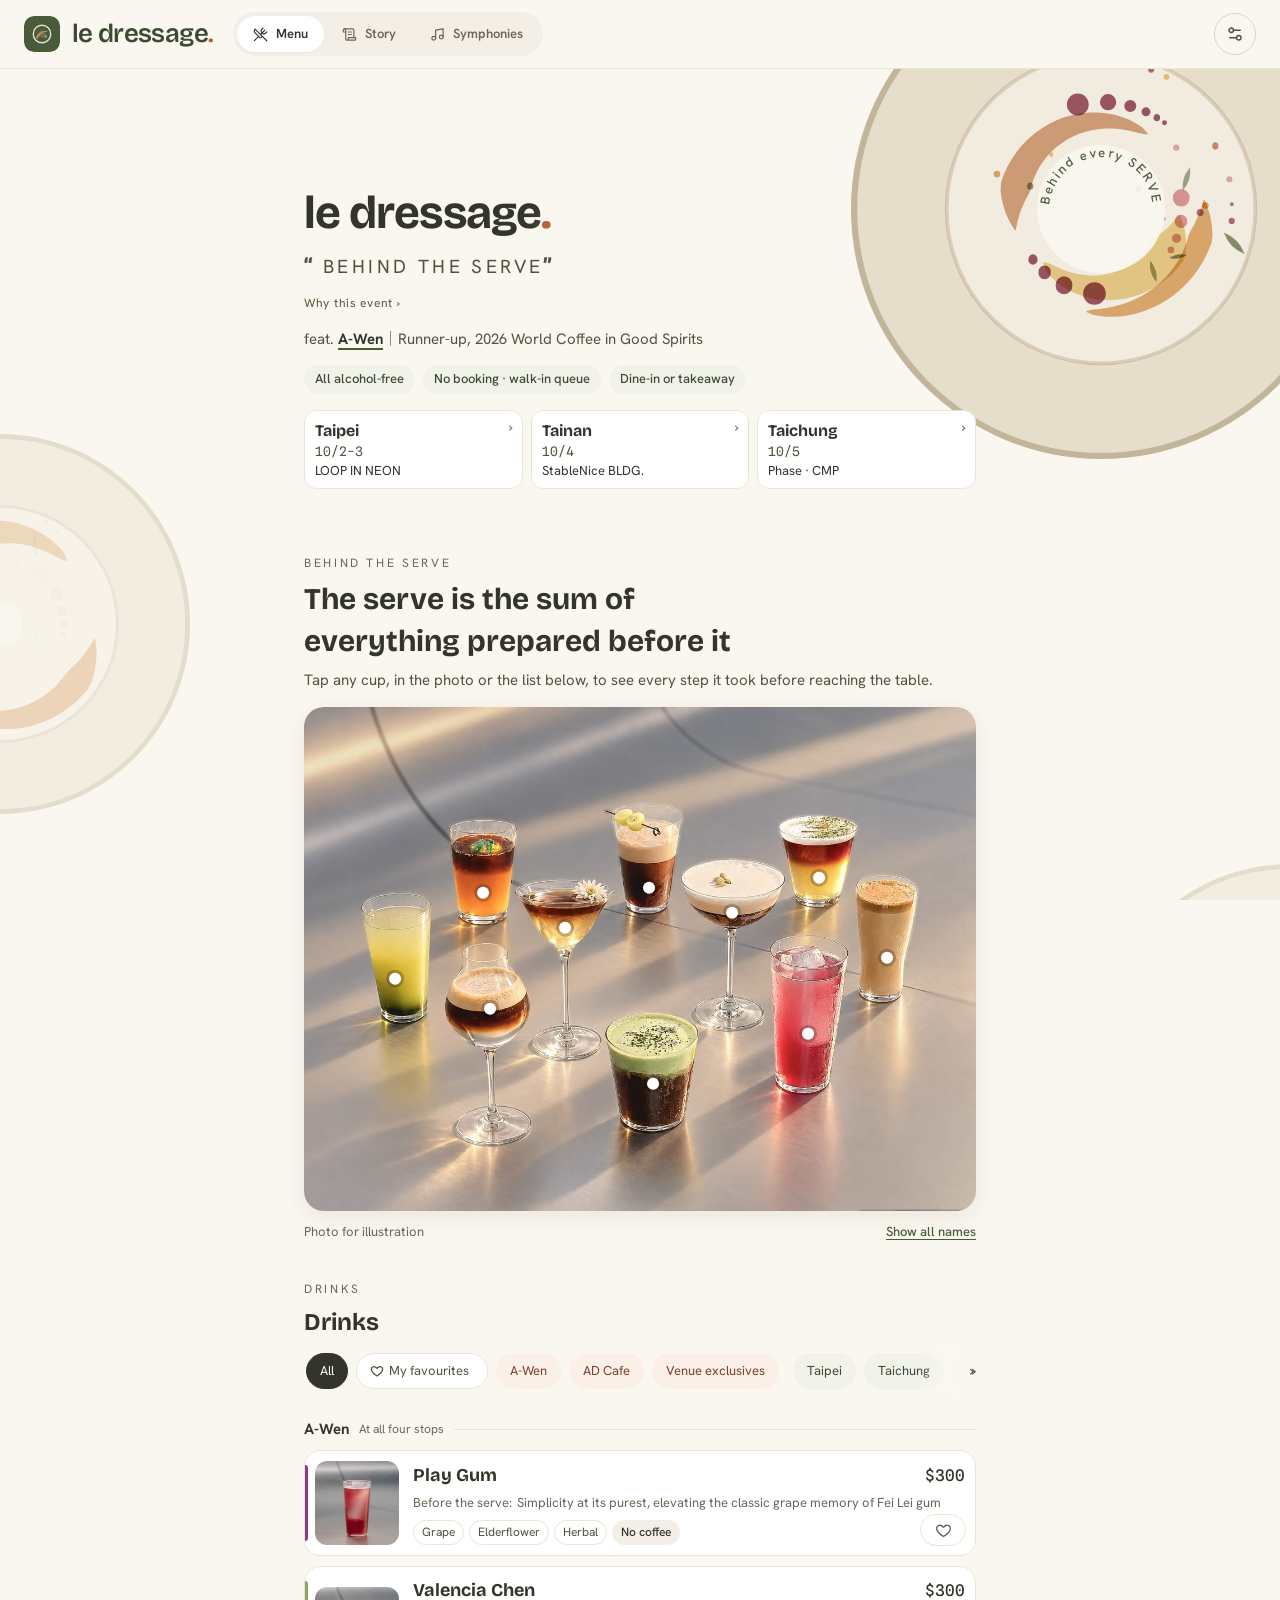
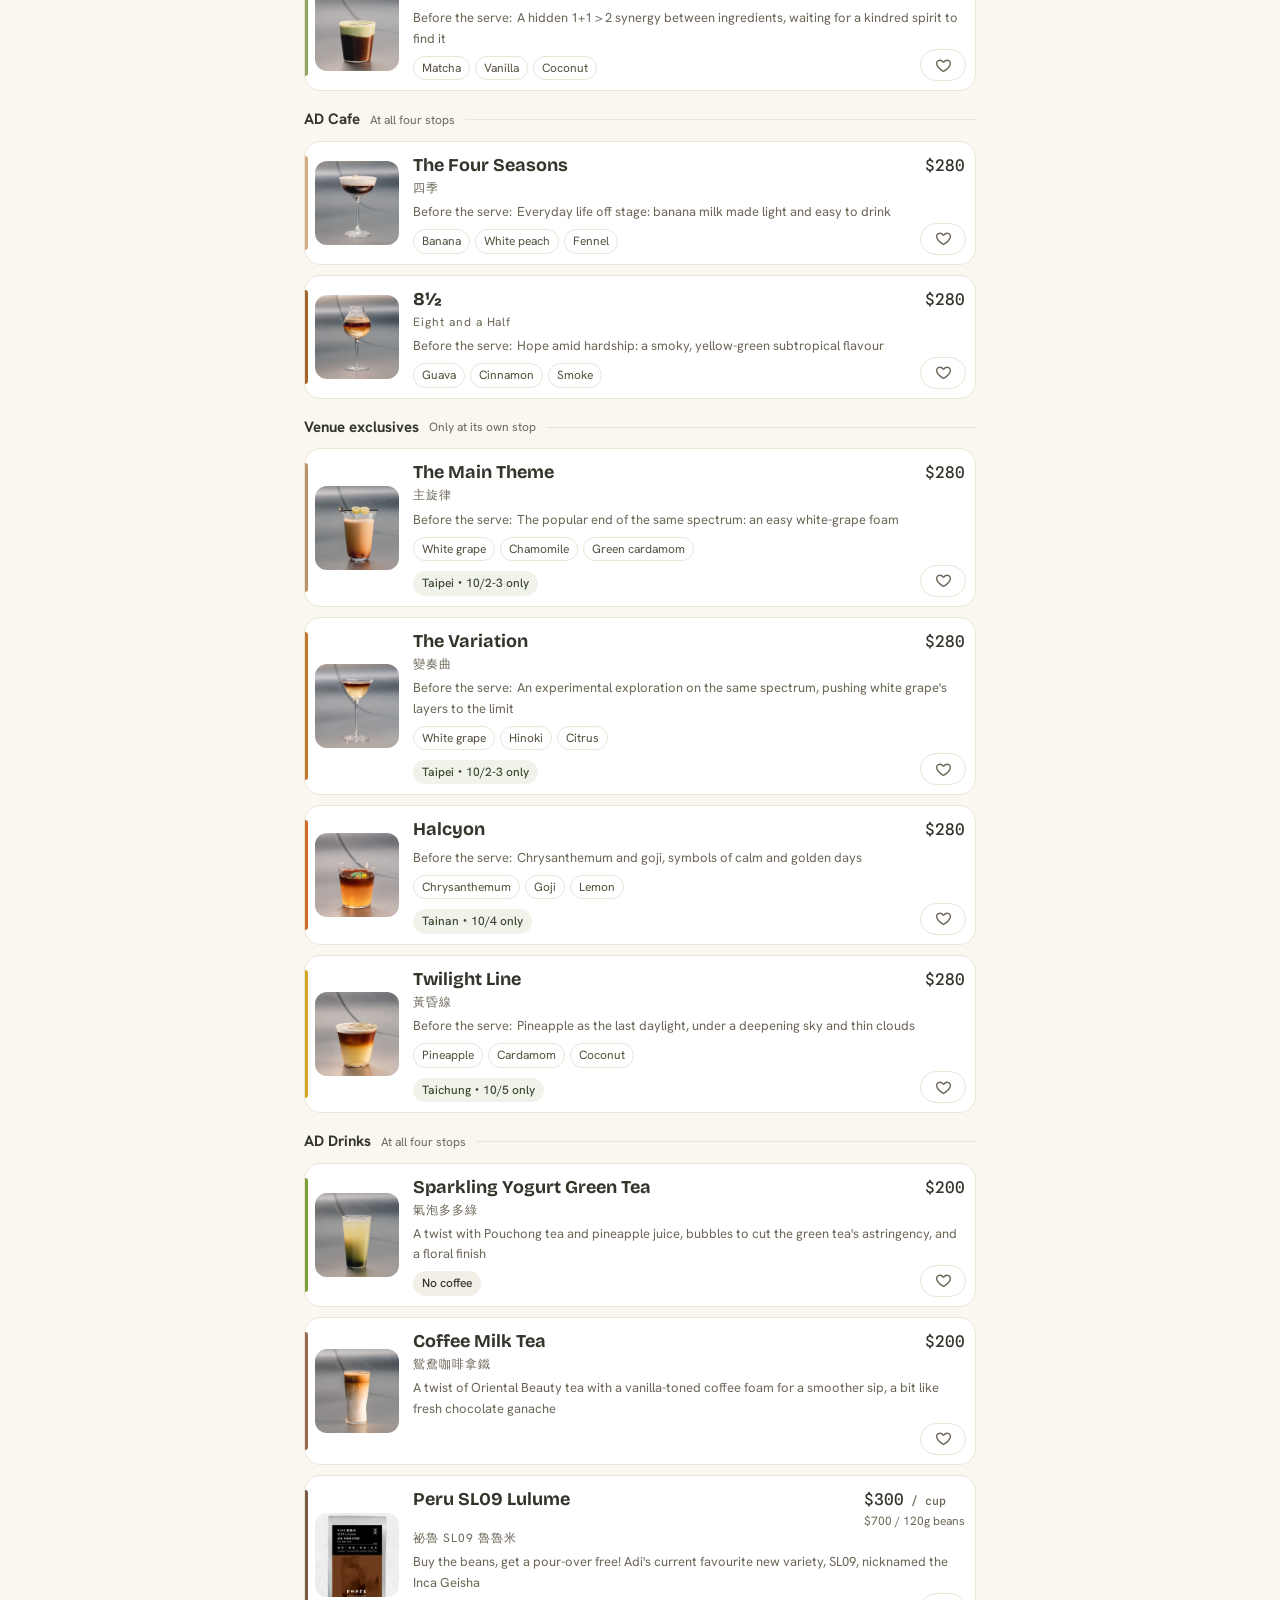
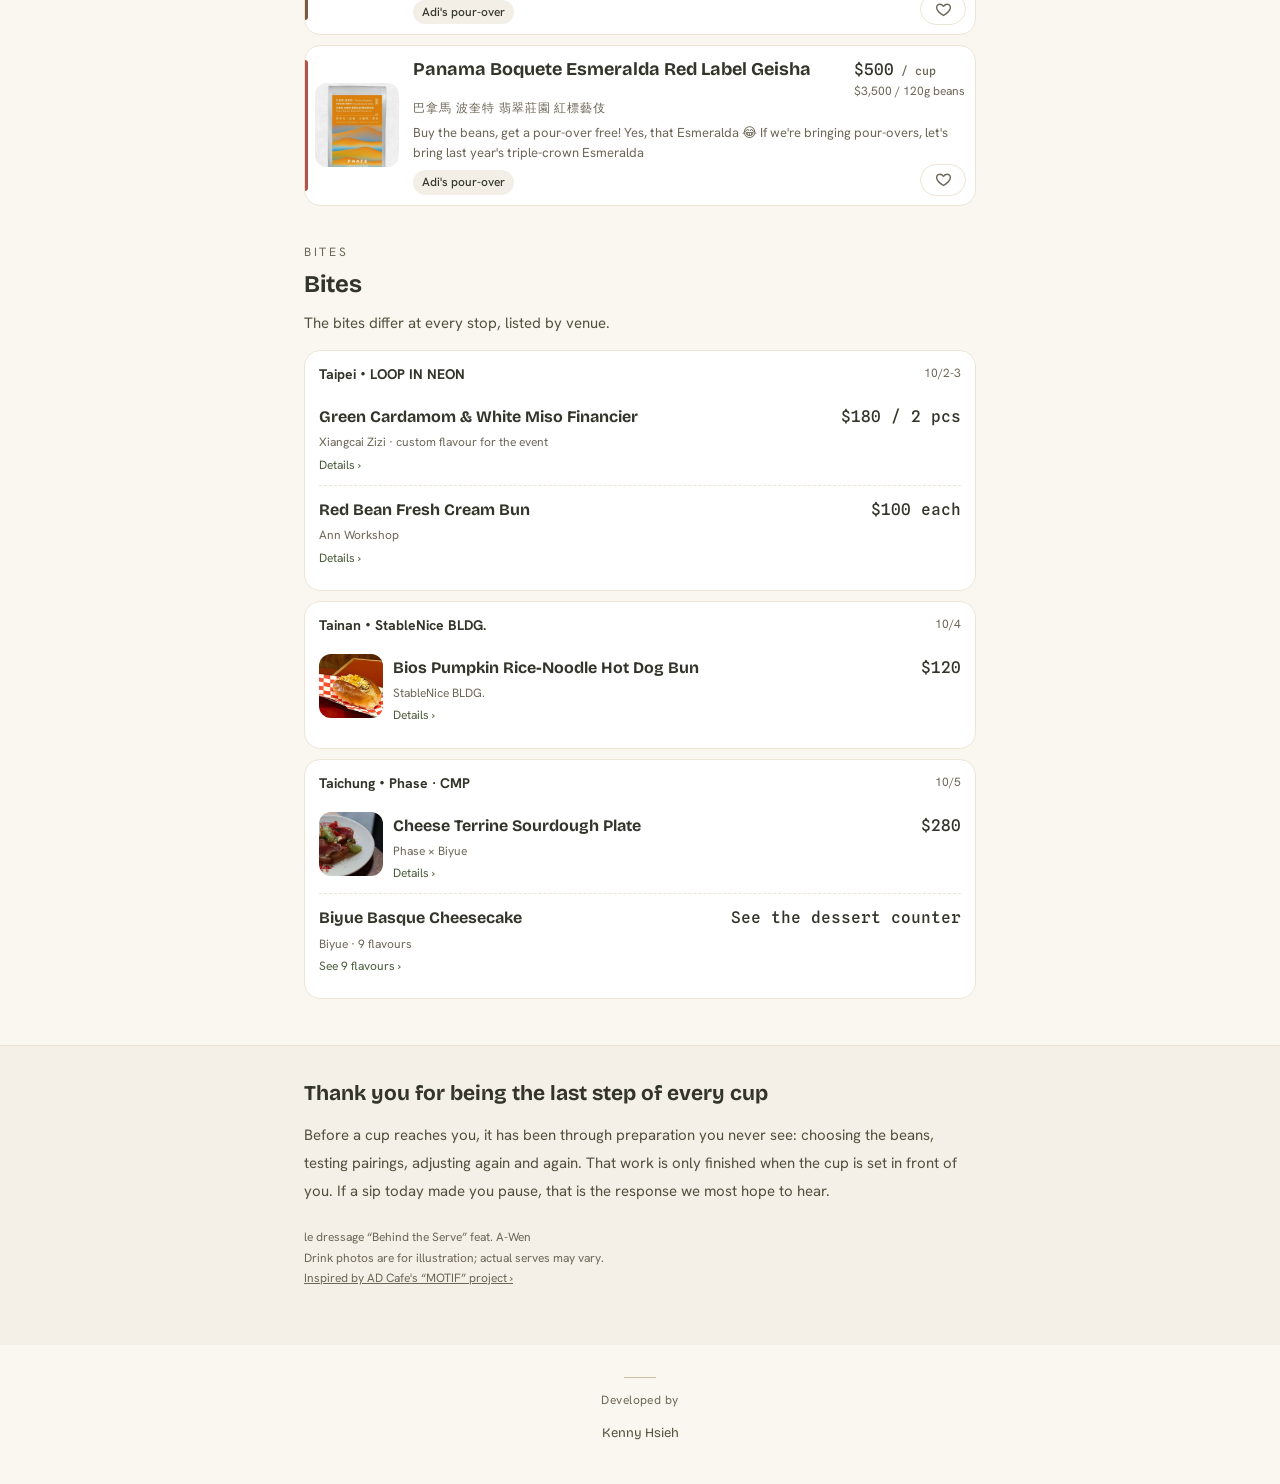
<file: site/index.html>
<!doctype html>
<html lang="zh-Hant-TW">
<head>
<meta charset="utf-8">
<meta name="viewport" content="width=device-width,initial-scale=1,viewport-fit=cover">
<title>le dressage《上桌之前 BEHIND THE SERVE》feat. 阿問</title>
<meta name="description" content="le dressage《上桌之前 BEHIND THE SERVE》feat. 2026 WCIGS 世界咖啡烈酒大賽亞軍阿問。10/2-3 台北 LOOP IN NEON 霓裡、10/4 台南 StableNice BLDG.、10/5 台中 Phase Coffee Roasters 北中南巡迴客座線上菜單。">
<link rel="canonical" href="https://kennyhsieh1111.github.io/le-dressage/">
<meta property="og:type" content="website">
<meta property="og:site_name" content="le dressage">
<meta property="og:url" content="https://kennyhsieh1111.github.io/le-dressage/">
<meta property="og:title" content="le dressage《上桌之前 BEHIND THE SERVE》feat. 阿問｜線上菜單">
<meta property="og:description" content="10/2-3 台北・10/4 台南・10/5 台中｜全品項無酒精・免預約。點開看每一杯上桌之前的準備與故事。">
<meta property="og:image" content="https://kennyhsieh1111.github.io/le-dressage/img/og.jpg">
<meta property="og:image:width" content="1200">
<meta property="og:image:height" content="630">
<meta name="twitter:card" content="summary_large_image">
<meta name="theme-color" content="#FAF7F0">
<script src="i18n.js"></script>
<link rel="icon" href="logo/le-dressage-mark.svg" type="image/svg+xml">
<link rel="stylesheet" href="style.css">
<script>
/* short links: ?s=<code> is expanded to UTM tags before the Google tag reads the address */
(function(){try{var M={bio:['instagram','bio'],story:['instagram','story'],line:['line','message'],invite:['invite','message'],qr:['onsite','qr'],threads:['threads','social'],yt:['youtube','social']};
var u=new URL(location.href),s=u.searchParams.get('s');if(!s)return;var m=M[s]||(s.indexOf('p-')===0?['partner','social',s.slice(2)]:null);if(!m)return;
u.searchParams.delete('s');u.searchParams.set('utm_source',m[0]);u.searchParams.set('utm_medium',m[1]);u.searchParams.set('utm_campaign','motif');if(m[2])u.searchParams.set('utm_content',m[2]);
history.replaceState(null,'',u.pathname+u.search+u.hash)}catch(e){}})();
</script>
<script type="application/ld+json">{"@context": "https://schema.org", "@graph": [{"@type": "Event", "name": "le dressage《上桌之前 BEHIND THE SERVE》feat. 阿問｜台北 LOOP IN NEON 霓裡", "startDate": "2026-10-02T13:00:00+08:00", "endDate": "2026-10-03T20:00:00+08:00", "eventStatus": "https://schema.org/EventScheduled", "eventAttendanceMode": "https://schema.org/OfflineEventAttendanceMode", "location": {"@type": "Place", "name": "LOOP IN NEON 霓裡", "address": {"@type": "PostalAddress", "streetAddress": "延平北路一段 62 號", "addressLocality": "台北市大同區", "addressCountry": "TW"}}, "image": ["https://kennyhsieh1111.github.io/le-dressage/img/og.jpg"], "description": "《le dressage》客座企劃，主題《上桌之前 BEHIND THE SERVE》，特邀 2026 WCIGS 世界咖啡烈酒大賽亞軍阿問。全品項無酒精、免預約現場排隊。", "performer": {"@type": "Person", "name": "吳柄頡 Sion Wu（阿問）", "description": "2026 WCIGS 世界咖啡烈酒大賽亞軍"}, "offers": {"@type": "AggregateOffer", "priceCurrency": "TWD", "lowPrice": "200", "highPrice": "500", "availability": "https://schema.org/InStock", "url": "https://kennyhsieh1111.github.io/le-dressage/"}, "url": "https://kennyhsieh1111.github.io/le-dressage/"}, {"@type": "Event", "name": "le dressage《上桌之前 BEHIND THE SERVE》feat. 阿問｜台南 StableNice BLDG.", "startDate": "2026-10-04T12:00:00+08:00", "endDate": "2026-10-04T20:00:00+08:00", "eventStatus": "https://schema.org/EventScheduled", "eventAttendanceMode": "https://schema.org/OfflineEventAttendanceMode", "location": {"@type": "Place", "name": "StableNice BLDG.", "address": {"@type": "PostalAddress", "streetAddress": "南寧街 83 巷 9 號", "addressLocality": "台南市中西區", "addressCountry": "TW"}}, "image": ["https://kennyhsieh1111.github.io/le-dressage/img/og.jpg"], "description": "《le dressage》客座企劃，主題《上桌之前 BEHIND THE SERVE》，特邀 2026 WCIGS 世界咖啡烈酒大賽亞軍阿問。全品項無酒精、免預約現場排隊。", "performer": {"@type": "Person", "name": "吳柄頡 Sion Wu（阿問）", "description": "2026 WCIGS 世界咖啡烈酒大賽亞軍"}, "offers": {"@type": "AggregateOffer", "priceCurrency": "TWD", "lowPrice": "200", "highPrice": "500", "availability": "https://schema.org/InStock", "url": "https://kennyhsieh1111.github.io/le-dressage/"}, "url": "https://kennyhsieh1111.github.io/le-dressage/"}, {"@type": "Event", "name": "le dressage《上桌之前 BEHIND THE SERVE》feat. 阿問｜台中 Phase Coffee Roasters × 碧月", "startDate": "2026-10-05T12:00:00+08:00", "endDate": "2026-10-05T20:00:00+08:00", "eventStatus": "https://schema.org/EventScheduled", "eventAttendanceMode": "https://schema.org/OfflineEventAttendanceMode", "location": {"@type": "Place", "name": "Phase Coffee Roasters 勤美術館店", "address": {"@type": "PostalAddress", "streetAddress": "館前路 79 號", "addressLocality": "台中市西區", "addressCountry": "TW"}}, "image": ["https://kennyhsieh1111.github.io/le-dressage/img/og.jpg"], "description": "《le dressage》客座企劃，主題《上桌之前 BEHIND THE SERVE》，特邀 2026 WCIGS 世界咖啡烈酒大賽亞軍阿問。全品項無酒精、免預約現場排隊。", "performer": {"@type": "Person", "name": "吳柄頡 Sion Wu（阿問）", "description": "2026 WCIGS 世界咖啡烈酒大賽亞軍"}, "offers": {"@type": "AggregateOffer", "priceCurrency": "TWD", "lowPrice": "200", "highPrice": "500", "availability": "https://schema.org/InStock", "url": "https://kennyhsieh1111.github.io/le-dressage/"}, "url": "https://kennyhsieh1111.github.io/le-dressage/"}]}</script>
<link rel="preconnect" href="https://fonts.googleapis.com">
<link rel="preconnect" href="https://fonts.gstatic.com" crossorigin>
<link rel="stylesheet" href="https://fonts.googleapis.com/css2?family=Bricolage+Grotesque:opsz,wght@12..96,500;12..96,600;12..96,700&family=Hanken+Grotesk:wght@400;500;600;700&family=Spline+Sans+Mono:wght@400;500&family=Noto+Sans+TC:wght@400;500;700&display=swap">
<style>
/* Tokens and shared parts: style.css. This block is the menu page's own layout. */
:root{ /* dish colours: content, one per drink (the row stripe, the plate placeholder, the sheet's lead rule) */
  --c-playgum:#8B3A8F; --c-chen:#8CA65E; --c-siji:#D4AC80; --c-eight:#A5652C; --c-duoduo:#7C9F3A;
  --c-yuanyang:#98694A; --c-theme:#BD9166; --c-variation:#C07A2E; --c-halcyon:#CD6D2A; --c-twilight:#D5A624;
  --c-peru:#7B5A43; --c-geisha:#B5534A; --c-beans:#6E4B36;
}
main,.share,.credit{position:relative;z-index:1}

/* floating rings behind the page */
.bgrings{position:fixed;inset:0;z-index:0;pointer-events:none;overflow:hidden}
.bgrings .rings{position:absolute;opacity:.4}
.rings .lyr,.rings .top{position:absolute;inset:0;width:100%;height:100%;overflow:visible;transform-origin:50% 50%}
.rings .lyr{display:block;will-change:transform;mix-blend-mode:multiply}
/* lite: phones that could not cope get a still picture (nothing turns, nothing kept on the GPU) */
html.lite .rings .lyr{will-change:auto}
/* newer browsers: rotation follows the scroll bar directly on the compositor (no script per frame) */
@keyframes rspin{from{transform:rotate(var(--a0,0deg))}to{transform:rotate(var(--a1,0deg))}}
html.sd .rings .lyr{animation:rspin linear both;animation-timeline:scroll(root block);transition:rotate 1.5s cubic-bezier(.45,0,.2,1)}

/* partner logos */
img.clogo{object-fit:contain;display:block}

/* hero */
.hero-rose{position:absolute;width:960px;height:960px;left:calc(86% - 480px);top:-340px;pointer-events:none}
.hero{padding-block:118px 34px;position:relative}
.title{display:block;text-align:left;padding:0}
.title .go{display:inline-block;font-size:12px;color:var(--accent);margin-top:8px;letter-spacing:.06em}
.title:hover .go{text-decoration:underline;text-underline-offset:3px}
.feat .awen{font-weight:700;color:var(--ink);text-decoration:underline;text-decoration-color:var(--accent);text-underline-offset:4px;text-decoration-thickness:2px}
.dates{display:grid;grid-template-columns:repeat(3,1fr);gap:8px;margin-top:16px;text-align:left}
.date{border:1px solid var(--line);border-radius:12px;padding:8px 10px;background:var(--card);font-size:13px;line-height:1.45;text-align:left;position:relative}
.date::after{content:"›";position:absolute;right:9px;top:6px;color:var(--ink-3);font-size:15px}
.date.today{border-color:var(--accent);box-shadow:0 0 0 1px var(--accent)}
.date .now{display:inline-block;font-size:11px;background:var(--accent);color:var(--on-accent);border-radius:999px;padding:0 6px;margin-left:4px;vertical-align:2px}
.date b{display:block;font-family:var(--serif);font-size:16px}
.date .d{font-family:var(--mono);color:var(--ink-2);font-variant-numeric:tabular-nums}

/* wall */
.wall{position:relative;border-radius:20px;overflow:hidden;aspect-ratio:4/3;max-width:100%;background:var(--bg-2);box-shadow:var(--shadow-wall)}
.wall img{width:100%;height:100%;object-fit:cover;display:block}
.hot{position:absolute;transform:translate(-50%,-50%);width:11%;aspect-ratio:3/4;border-radius:12px}
.hot::after{content:"";position:absolute;left:50%;bottom:-6px;width:12px;height:12px;margin-left:-6px;border-radius:50%;background:#fff;box-shadow:0 0 0 3px rgba(0,0,0,.22);animation:pulse 2.4s ease-in-out infinite}
.hot .lab{position:absolute;left:50%;bottom:-34px;transform:translateX(-50%);white-space:nowrap;font-size:12px;font-weight:700;background:var(--photo-label);color:#fff;padding:2px 8px;border-radius:999px;opacity:0;transition:opacity .2s}
.hot:hover .lab,.hot:focus-visible .lab,.wall.show-labels .hot .lab{opacity:1}
.hot:focus-visible{outline:2px solid #fff}
@keyframes pulse{0%,100%{transform:scale(1);opacity:.95}50%{transform:scale(1.35);opacity:.6}}
.wall-foot{display:flex;justify-content:space-between;align-items:center;gap:10px;margin-top:10px;font-size:13px;color:var(--ink-3)}
.linkbtn{font-size:13px;font-weight:500;color:var(--accent);text-decoration:underline;text-underline-offset:3px}

/* filters */
.fwrap{position:relative;margin:6px 0 0}
.filters{display:flex;gap:8px;overflow-x:auto;padding:4px 2px 12px;scrollbar-width:none;scroll-behavior:smooth}
.filters::-webkit-scrollbar{display:none}
.fhint{position:absolute;top:0;bottom:8px;width:56px;display:flex;align-items:center;font-family:var(--latin);font-size:17px;letter-spacing:-.12em;color:var(--ink-2);opacity:0;pointer-events:none;transition:opacity .2s}
.fhint.r{right:0;justify-content:flex-end;padding-right:2px;background:linear-gradient(90deg,transparent,var(--bg) 70%)}
.fhint.l{left:0;justify-content:flex-start;padding-left:0;background:linear-gradient(270deg,transparent,var(--bg) 70%)}
.fhint.on{opacity:1;pointer-events:auto}
.chip.place{background:var(--accent-bg);border-color:transparent;color:var(--accent-ink)}
.chip.place[aria-pressed="true"]{background:var(--accent);border-color:var(--accent);color:var(--on-accent)}
.chip{flex:none;font-size:13px;padding:6px 13px;border-radius:999px;border:1px solid var(--line);background:var(--card);color:var(--ink-2)}
.chip.who{background:var(--tint);border-color:transparent;color:var(--tint-ink)}
.chip.sep{margin-left:6px}
.chip[aria-pressed="true"]{background:var(--ink);border-color:var(--ink);color:var(--bg)}
.chip.who[aria-pressed="true"]{background:var(--tint-on);border-color:var(--tint-on);color:#fff}

/* drink list */
.group{margin-top:16px}
.group-h{display:flex;align-items:center;gap:10px;margin:0 0 8px}
.group-h h3{margin:0;font-size:15px;font-weight:700}
.group-h .who{font-size:12px;color:var(--ink-3)}
.group-h::after{content:"";flex:1;height:1px;background:var(--line)}
.list{display:grid;gap:10px;list-style:none;margin:0;padding:0}
.item{display:grid;grid-template-columns:84px 1fr;gap:14px;align-items:center;width:100%;text-align:left;padding:10px;border-radius:16px;background:var(--card);border:1px solid var(--line);position:relative;transition:transform .15s}
.item:active{transform:scale(.99)}
.item img,.ph{width:84px;height:84px;object-fit:cover;border-radius:12px;display:block}
.item .sw{position:absolute;left:0;top:14px;bottom:14px;width:3px;border-radius:0 3px 3px 0;background:var(--dc)}
.nm{display:flex;align-items:baseline;justify-content:space-between;gap:8px}
.nm b{font-family:var(--serif);font-size:18px;font-weight:700;line-height:1.3}
.price{font-family:var(--mono);font-weight:500;font-variant-numeric:tabular-nums;white-space:nowrap}
.en{font-family:var(--latin);font-size:12px;letter-spacing:.08em;color:var(--ink-3);margin-top:-1px}
.one{margin-top:4px}
.one .mo{color:var(--ink-3);font-weight:400;margin-right:2px}
.price2{display:block;text-align:right;font-family:var(--latin);font-size:12px;color:var(--ink-3);line-height:1.35;font-weight:400}
.tags .brk{flex-basis:100%;height:0}
.tag.attr{border-color:transparent;background:var(--bg-2);color:var(--ink);font-weight:500}
.empty{color:var(--ink-3);font-size:14px;padding:10px 2px}
/* favourites (heart) */
.list li{position:relative}
.item .tags{padding-right:62px}
.item .one+.tags:empty{min-height:28px}
.fav{position:absolute;right:10px;bottom:10px;z-index:1;display:inline-flex;align-items:center;justify-content:center;gap:4px;min-width:46px;height:32px;padding:0 10px;border-radius:999px;border:1px solid var(--line);background:var(--card);color:var(--ink-3);font-size:13px;font-weight:600;font-variant-numeric:tabular-nums;transition:background .2s,color .2s,border-color .2s}
.fav svg{width:17px;height:17px;fill:none;stroke:currentColor;stroke-width:2;stroke-linejoin:round;flex:none}
.fav[aria-pressed="true"]{color:var(--heart);border-color:var(--heart-line);background:var(--heart-soft)}
.fav[aria-pressed="true"] svg{fill:currentColor}
.fav.pop svg{animation:favpop .4s ease}
@keyframes favpop{40%{transform:scale(1.4)}}
.fav .n:empty{display:none}
.fav.big{position:relative;right:auto;bottom:auto;height:40px;padding:0 16px;font-size:14px;gap:6px;margin-top:14px}
/* total as a notification badge on the button's top-right corner */
.fav.big .n{position:absolute;top:-8px;right:-8px;min-width:20px;height:20px;padding:0 6px;border-radius:10px;background:var(--heart);color:#fff;font-size:12px;font-weight:700;line-height:20px;text-align:center;box-shadow:0 0 0 2px var(--bg)}
.chip.favc{display:inline-flex;align-items:center;gap:5px}
.chip.favc svg{width:14px;height:14px;fill:none;stroke:currentColor;stroke-width:2.2;stroke-linejoin:round}
.chip.favc[aria-pressed="true"] svg{fill:currentColor}


/* bites */
.venue-bites{border:1px solid var(--line);border-radius:16px;background:var(--card);padding:12px 14px;margin-top:10px}
.venue-bites h4{margin:0 0 6px;font-size:14px;display:flex;justify-content:space-between;gap:8px}
.venue-bites h4 span{font-weight:400;color:var(--ink-3);font-size:12px;font-family:var(--latin)}
.bite{display:grid;grid-template-columns:1fr auto;gap:2px 10px;width:100%;text-align:left;padding:10px 0;border-top:1px dashed var(--line)}
.bite:first-of-type{border-top:0}
.bite b{font-family:var(--serif);font-size:16px}
.bite .by{grid-column:1/-1;font-size:12px;color:var(--ink-3)}
.bite .more{grid-column:1/-1;font-size:12px;color:var(--accent)}
.bite.has-pic{grid-template-columns:64px 1fr auto}
.bite.has-pic img{grid-row:1/4;width:64px;height:64px;object-fit:cover;border-radius:12px}
.bite.has-pic .by,.bite.has-pic .more{grid-column:2/-1}
.bite-logo{display:flex;justify-content:center;align-items:center;margin:14px 0 0;padding:22px 0;border-radius:16px;background:var(--bg-2)}

/* sheet */
.scrim{position:fixed;inset:0;background:var(--scrim);z-index:40;opacity:0;transition:opacity .2s}
.scrim.on{opacity:1}
.sheet{position:fixed;left:0;right:0;bottom:0;z-index:41;max-height:92%;display:flex;flex-direction:column;background:var(--bg);border-radius:20px 20px 0 0;box-shadow:var(--shadow-sheet);transform:translateY(100%);transition:transform .28s cubic-bezier(.2,.8,.2,1);max-width:var(--maxw);margin:0 auto;padding-bottom:env(safe-area-inset-bottom,0px)}
.sheet.on{transform:none}
.sheet-top{display:flex;align-items:center;gap:8px;padding:10px 12px 6px;border-bottom:1px solid var(--line);position:relative}
.grab{width:40px;height:4px;border-radius:4px;background:var(--line);position:absolute;left:50%;top:5px;margin-left:-20px}
.iconbtn{width:36px;height:36px;border-radius:50%;display:grid;place-items:center;background:var(--bg-2);font-size:18px;line-height:1}
.sheet-top .t{flex:1;text-align:center;font-size:13px;color:var(--ink-3)}
.sheet-body{overflow-y:auto;overscroll-behavior:contain;padding:0 var(--gutter) 28px}
.gal{display:flex;gap:8px;overflow-x:auto;scroll-snap-type:x mandatory;margin:14px calc(var(--gutter) * -1) 0;padding-inline:var(--gutter);scrollbar-width:none}
.gal::-webkit-scrollbar{display:none}
.gal figure{flex:0 0 88%;margin:0;scroll-snap-align:center;position:relative}
.gal.one{justify-content:center}
.gal img{width:100%;aspect-ratio:4/3;object-fit:cover;border-radius:16px;display:block;background:var(--bg-2)}
.gal figcaption{position:absolute;left:10px;bottom:10px;font-size:12px;background:rgba(20,18,15,.66);color:#fff;padding:1px 8px;border-radius:999px}
.d-head{margin-top:16px;display:grid;grid-template-columns:1fr auto;gap:0 12px;align-items:end}
.d-head h2{font-family:var(--serif);font-weight:700;font-size:30px;line-height:1.2;margin:0}
.d-head .price{font-size:22px}
.d-head .en{grid-column:1/-1;font-size:13px;margin-top:2px}
.d-meta{display:flex;flex-wrap:wrap;gap:6px;margin-top:10px}
.lead{font-size:16px;font-weight:500;margin:16px 0 0;padding-left:12px;border-left:3px solid var(--dc,var(--accent));line-height:1.6}
.lead .mo{display:block;font-size:12px;letter-spacing:.14em;color:var(--ink-3);font-weight:400}
.spec{display:grid;grid-template-columns:auto 1fr;gap:4px 14px;margin:14px 0 0;font-size:14px}
.spec dt{color:var(--ink-3)}
.spec dd{margin:0}
.sheet-body.slide-l{animation:slideL .22s ease}
.sheet-body.slide-r{animation:slideR .22s ease}
@keyframes slideL{from{opacity:.2;transform:translateX(28px)}to{opacity:1;transform:none}}
@keyframes slideR{from{opacity:.2;transform:translateX(-28px)}to{opacity:1;transform:none}}
.swipe-hint{font-size:12px;color:var(--ink-3);text-align:center;margin-top:10px}
.poem{font-family:var(--serif);font-size:16px;line-height:2;margin:18px 0 0;white-space:pre-line}
.more-btn{margin-top:14px;display:inline-flex;align-items:center;gap:6px;font-weight:700;font-size:15px;color:var(--accent)}
.more-btn .ar{transition:transform .2s}
.more-btn[aria-expanded="true"] .ar{transform:rotate(90deg)}
.story{margin-top:10px;font-size:15px;color:var(--ink-2);line-height:1.9}
.story p{margin:0 0 12px}
.story figure{margin:6px 0 14px}
.story figure img{border-radius:12px;display:block;width:100%}
.story figcaption{font-size:12px;color:var(--ink-3);margin-top:4px}
.ing-h{font-size:13px;letter-spacing:.14em;color:var(--ink-3);margin:24px 0 8px;font-weight:500}
.ings{display:grid;gap:8px}
.ing{display:grid;grid-template-columns:72px 1fr auto;align-items:center;gap:12px;padding:10px 12px;border-radius:16px;background:var(--card);border:1px solid var(--line);text-align:left;width:100%}
.ing .logo,.ing .clogo{width:72px;height:26px;color:var(--ink)}
.ing .p{font-size:14px;line-height:1.45}
.ing .p small{display:block;color:var(--ink-3);font-size:12px}
.ing .go{color:var(--ink-3);font-size:18px}
.plain{font-size:14px;color:var(--ink-2);margin-top:10px}
.plain b{font-weight:500;color:var(--ink)}
.navrow{display:flex;justify-content:space-between;gap:10px;margin-top:26px;padding-top:14px;border-top:1px solid var(--line)}
.navrow button{font-size:14px;color:var(--ink-2);display:flex;gap:6px;align-items:center;max-width:48%;text-align:left}
.navrow b{font-family:var(--serif);color:var(--ink)}

/* partners */
.base-intro{color:var(--ink-2);font-size:15px;line-height:1.9;margin:0 0 14px}
.all{display:grid;grid-template-columns:repeat(3,1fr);gap:8px;margin-top:10px}
.all button{display:grid;place-items:center;padding:12px 6px;border-radius:12px;border:1px solid var(--line);background:var(--card);min-height:72px}
.spon .brief{font-family:var(--serif);font-size:16px;line-height:1.8;margin:10px 0 0}
.spon .ig a,.venue .igl{color:var(--ink-2);text-decoration:none}
.spon .contact{margin-top:14px;padding-top:12px;border-top:1px dashed var(--line);display:grid;gap:6px;font-size:14px;color:var(--ink-2)}
.spon .contact .k{color:var(--ink-3);margin-right:4px}
.spon .contact a{color:var(--accent);text-decoration:underline;text-underline-offset:3px;word-break:break-all}
.spon .contact .tbd{color:var(--ink-3)}
.gobtn{display:inline-block;margin-top:4px;font-size:14px;font-weight:600;color:var(--accent);text-decoration:underline;text-underline-offset:3px}
/* who made this drink */
.tag.maker-t{border-color:transparent;background:var(--ink);color:var(--bg);font-weight:700;cursor:pointer}
.spon .ig a:hover,.venue .igl:hover{text-decoration:underline}
.venue,.person{scroll-margin-top:var(--below-bar)}
.all .logo,.all .clogo{width:80%;height:32px;color:var(--ink)}
.spon{background:var(--card);border:1px solid var(--line);border-radius:20px;padding:18px 16px;margin-top:14px;scroll-margin-top:var(--below-bar);overflow:hidden}
.spon-pic{margin:-18px -16px 16px;background:var(--bg-2)}
.spon-pic img{display:block;width:100%;height:auto;aspect-ratio:3/2;object-fit:cover}
.spon.flash{animation:flash 1.4s ease}
@keyframes flash{0%,60%{box-shadow:0 0 0 3px var(--accent)}100%{box-shadow:0 0 0 0 transparent}}
.spon-logos{display:flex;flex-wrap:wrap;gap:14px 18px;align-items:center;min-height:34px}
.spon-logos .logo,.spon-logos .clogo{height:32px;color:var(--ink)}
.spon h3{font-family:var(--serif);font-size:20px;margin:14px 0 0;font-weight:700}
.spon .cat{font-size:13px;color:var(--ink-3)}
.spon .why{font-size:15px;line-height:1.85;margin:10px 0 0}
.used{display:flex;flex-wrap:wrap;gap:6px;margin-top:12px}
.used .lbl{font-size:12px;color:var(--ink-3);width:100%}
.dchip{display:inline-flex;align-items:center;gap:6px;font-size:13px;padding:4px 11px 4px 5px;border-radius:999px;border:1px solid var(--line);background:var(--bg)}
.dchip i{width:18px;height:18px;border-radius:50%;background:var(--dc,#CFC5B5)}
details.about{margin-top:12px;border-top:1px dashed var(--line);padding-top:8px}
details.about summary{font-size:13px;color:var(--ink-2);cursor:pointer;list-style:none}
details.about summary::before{content:"＋ "}
details.about[open] summary::before{content:"－ "}
details.about p{font-size:14px;color:var(--ink-2);margin:8px 0 0;line-height:1.8}
.ig{font-family:var(--latin);font-size:13px;color:var(--ink-2);margin-top:8px;display:inline-block}
.sub-h{font-family:var(--serif);font-weight:700;font-size:22px;margin:34px 0 4px;display:block;line-height:1.35}
.sub-h .latin{display:block;font-size:12px;letter-spacing:.22em;color:var(--ink-3);font-weight:400;text-transform:uppercase;margin-bottom:2px}

/* motive tab */
.manifesto{font-family:var(--serif);font-size:17px;line-height:2.05}
.manifesto p{margin:0 0 14px}
.manifesto .big{font-size:22px;font-weight:700;line-height:1.6}
.fork{display:grid;gap:10px;margin-top:14px}
.fork > div{border-radius:16px;padding:14px;border:1px solid var(--line);background:var(--card)}
.fork h4{margin:0;font-family:var(--serif);font-size:17px}
.fork p{margin:6px 0 10px;font-size:13px;color:var(--ink-2);line-height:1.6}
.fork .sub{font-size:12px;color:var(--ink-3);letter-spacing:.12em;margin:10px 0 6px}
.fork .dchip{margin:0 4px 6px 0;font-size:13px}
.person{display:grid;grid-template-columns:110px 1fr;gap:14px;margin-top:16px;align-items:start}
.person img{width:110px;height:140px;object-fit:cover;border-radius:12px}
.person h3{margin:0;font-family:var(--serif);font-size:18px;line-height:1.45}
.ptag{display:inline-block;font-family:var(--sans,inherit);font-size:12px;font-weight:700;line-height:1;padding:4px 8px 3px;border-radius:999px;background:var(--ink);color:var(--bg);vertical-align:3px;margin-right:7px;letter-spacing:.08em}
.person .role{font-size:13px;color:var(--accent);font-weight:500;margin-top:2px}
.person p{margin:8px 0 0;font-size:15px;color:var(--ink-2);line-height:1.8}
.venue{border:1px solid var(--line);border-radius:20px;background:var(--card);padding:16px;margin-top:12px}
.venue .top{display:flex;justify-content:space-between;align-items:center;gap:10px}
.venue .logo{height:34px;width:120px;color:var(--ink);-webkit-mask-position:left center;mask-position:left center}
.venue .when{font-family:var(--mono);font-size:13px;text-align:right;color:var(--ink-2);line-height:1.5;font-variant-numeric:tabular-nums}
.venue h3{font-family:var(--serif);font-size:18px;margin:12px 0 0}
.venue p{font-size:15px;color:var(--ink-2);line-height:1.8;margin:6px 0 0}
.venue .addr{font-size:13px;margin-top:10px;display:flex;flex-wrap:wrap;gap:4px 12px;align-items:center}
.venue .addr a{color:var(--accent);font-weight:500}

/* english metrics; the hero plate's hub in dark */
html[lang="en"] .t2 em{margin-left:-.3em}
html[data-theme="dark"] .rings .top circle{fill:#2B2C23}
html[data-theme="dark"] .rings .top text{fill:#C6CFB1}
</style>

</head>
<body>
<div class="bgrings" aria-hidden="true" id="bgrings"></div>

<header class="bar">
  <div class="bar__inner">
    <a class="brand" href="#menu" aria-label="回到菜單"><img src="logo/le-dressage-mark.svg" alt=""><span>le dressage<i>.</i></span></a>
    <nav class="tabs" role="tablist" aria-label="頁面分頁">
      <button class="tab" role="tab" id="t-menu" aria-controls="menu" aria-selected="true" data-tab="menu"><svg viewBox="0 0 24 24" aria-hidden="true"><path d="m16 2-2.3 2.3a3 3 0 0 0 0 4.2l1.8 1.8a3 3 0 0 0 4.2 0L22 8"/><path d="M15 15 3.3 3.3a4.2 4.2 0 0 0 0 6l7.3 7.3c.7.7 2 .7 2.8 0L15 15Zm0 0 7 7"/><path d="m2.1 21.8 6.4-6.3"/><path d="m19 5-7 7"/></svg><span>菜單</span></button>
      <button class="tab" role="tab" id="t-partners" hidden aria-controls="partners" aria-selected="false" data-tab="partners"><span>後援品牌</span></button>
      <button class="tab" role="tab" id="t-story" aria-controls="story" aria-selected="false" data-tab="story"><svg viewBox="0 0 24 24" aria-hidden="true"><path d="M15 12h-5"/><path d="M15 8h-5"/><path d="M19 17V5a2 2 0 0 0-2-2H4"/><path d="M8 21h12a2 2 0 0 0 2-2v-1a1 1 0 0 0-1-1H11a1 1 0 0 0-1 1v1a2 2 0 1 1-4 0V5a2 2 0 1 0-4 0v2a1 1 0 0 0 1 1h3"/></svg><span>契機</span></button>
      <a class="tab" href="symphonies.html"><svg viewBox="0 0 24 24" aria-hidden="true"><path d="M9 18V5l12-2v13"/><circle cx="6" cy="18" r="3"/><circle cx="18" cy="16" r="3"/></svg><span>交響曲</span></a>
    </nav>
    <div class="ctl"><div class="settings" id="settings"></div></div>
  </div>
</header>

<main>
<!-- ============ MENU ============ -->
<section class="panel" id="menu" role="tabpanel" aria-labelledby="t-menu">
  <div class="hero-box">
  <div class="rings hero-rose" id="heroRose" aria-hidden="true"></div>
  <div class="hero wrap">
    <h1 class="h1"><button class="title" id="heroTitle">
      <span class="t1">le dressage<i>.</i></span>
      <span class="t2">《上桌之前 <em>BEHIND THE SERVE</em>》</span>
      <span class="go">活動契機 ›</span>
    </button></h1>
    <p class="feat">feat. <button class="awen" id="awenLink">阿問</button>｜2026 WCIGS 世界咖啡烈酒大賽亞軍</p>
    <ul class="pills"><li class="pill">全品項無酒精</li><li class="pill">免預約・現場排隊</li><li class="pill">可內用・可外帶</li></ul>
    <div class="dates" id="dates"></div>
  </div>
  </div>

  <div class="wrap">
    <div class="sec">
      <div class="eyebrow">Behind the Serve</div>
      <h2 class="display">上桌的那一刻，是所有準備的總和</h2>
      <p class="sec-lead">點開照片或清單裡的任一杯，看它上桌之前走過的每一步。</p>
      <div class="wall" id="wall"><img src="img/group-all.jpg" alt="十杯客座調飲的合照" width="1200" height="900"></div>
      <div class="wall-foot"><span>照片為示意圖</span><button class="linkbtn" id="toggleLabels" aria-pressed="false">顯示所有杯名</button></div>
    </div>

    <div class="sec">
      <div class="sec-h"><span class="latin">Drinks</span><h2>飲品</h2></div>
      <div class="fwrap"><div class="filters" role="group" aria-label="篩選飲品" id="filters"></div>
        <button class="fhint l" id="hintL" aria-label="往左看更多篩選">‹‹</button><button class="fhint r" id="hintR" aria-label="往右看更多篩選">››</button></div>
      <div id="drinkGroups"></div>
    </div>

    <div class="sec">
      <div class="sec-h"><span class="latin">Bites</span><h2>小點</h2></div>
      <p class="sec-lead">每一站的小點都不一樣，依場次列出。</p>
      <div id="bites"></div>
    </div>
  </div>
</section>

<!-- ============ PARTNERS ============ -->
<section class="panel" id="partners" role="tabpanel" aria-labelledby="t-partners" hidden>
  <div class="wrap">
    <div class="sec">
      <div class="eyebrow">Why We Care About the Base</div>
      <h2 class="display">奠定飲品基底結構</h2>
      <p class="base-intro">咖啡特調、或任何無酒精調飲，在翻轉調酒架構時移除了酒精帶來的香氣、口感和複雜度，更需要建立好的基底。這一場客座不只是限量活動、更像是一場快閃店壓力測試 DEMO。</p>
      <p class="base-intro">我們的整套菜單想滿足不可能的三角：風味有重點又能品味層次、跨越時間場地都能完美複刻、進場營業到撤場的流程最簡化──沒有這次跨界的後援品牌們，這次活動無法發生。</p>
      <h3 class="sub-h"><span class="latin">Who Support</span>後援</h3>
      <div class="all" id="allSponsors"></div>
      <div id="sponsors" style="margin-top:8px"></div>
    </div>
  </div>
</section>

<!-- ============ MOTIVE ============ -->
<section class="panel" id="story" role="tabpanel" aria-labelledby="t-story" hidden>
  <div class="wrap">
    <div class="sec">
      <div class="eyebrow">Why Dressage</div>
      <h2 class="display">契機</h2>
      <div class="manifesto">
        <p class="big">貪，開拓了品味的疆域；</p>
        <p>探索風味彷彿是個癮頭，曾經驚艷的歸為日常，驅策我們尋覓下一個寶藏。這一次的《le dressage》，我們貪的，是一杯飲品上桌之前，那些看不見的準備。</p>
        <p>AD Cafe 邀請到 2026 世界咖啡烈酒大賽亞軍阿問，在走過比賽、走過實驗、走過日常之後，與北中南指標性的獨立咖啡館一起碰撞，把一杯調飲從構思到上桌的每一步拆解、轉化，再呈現出來。</p>
        <p>──我們認為</p>
        <p class="big">上桌之前的準備，決定了品味的維度。</p>
      </div>
      <h3 class="sub-h">兩種準備，兩種上桌</h3>
      <div class="fork" id="fork"></div>

      <h3 class="sub-h"><span class="latin">Why We</span>啟動</h3>
      <div class="person" id="p-ad">
        <img src="img/ad.jpg" alt="AD Cafe 阿迪與木木">
        <div>
          <h3><span class="ptag">策展</span>AD Cafe｜阿迪 × 木木</h3>
          <div class="role">台灣精品咖啡文化影響力品牌</div>
          <p>多年來透過影音、圖文和實體活動，成為建立品味文化的引路人。咖啡是重要的生活儀式，而味覺沒有標準答案，更重要的是探索自己的喜好、錨定個人的品味。</p>
          <p>《貪杯》是我們的客座企劃，代表企劃還包括個性化聯名咖啡 I 人《默默》與 E 人《煦煦》，並發起《遍地開花全台串聯計畫》。</p>
        </div>
      </div>
      <div class="person" id="p-awen">
        <img src="img/awen.jpg" alt="阿問在 2026 WCIGS 世界賽舞台上">
        <div>
          <h3><span class="ptag">特邀</span>城市峽谷｜「阿問」 吳柄頡 Sion Wu</h3>
          <div class="role">2026 WCIGS 世界咖啡烈酒大賽亞軍</div>
          <p>台灣近年最受矚目的咖啡調酒師之一，拿下四屆（2019、2020、2022、2025）TCIGS 台灣咖啡調酒大賽冠軍。以精準的風味拆解與重組聞名，獨創「杯測表 × 風味輪」調飲研發系統。</p>
          <p>今年帶著木木一同在世界舞台上奪得佳績，他重新演繹台灣經典的風味意象：珍珠多多綠、鳳梨酥，甚至是小籠包。這是他拿下世界亞軍後，第一次在台灣北中南巡迴客座。</p>
        </div>
      </div>

      <h3 class="sub-h"><span class="latin">Why Here</span>落點</h3>
      <div id="venues"></div>
    </div>
  </div>
</section>
</main>

<section class="share">
  <div class="wrap">
    <h2>謝謝你，成為這一杯的最後一步</h2>
    <p class="note">每一杯上桌之前，都走過許多看不見的準備：選豆、試配、一次又一次地調整。直到端到你面前，這些準備才算完成。如果今天有哪一口讓你停下來想了想，那就是我們最想聽見的回應。</p>
    <p class="fine">le dressage《上桌之前 BEHIND THE SERVE》feat. 阿問<br>飲品照片為示意圖，實際出杯以現場為準。<br><a href="https://adcafe.com.tw/motif/" target="_blank" rel="noopener">靈感來自 AD Cafe《動機 MOTIF》企劃 ›</a></p>
  </div>
</section>
<footer class="credit"><span>開發者</span><span class="credit__name">Kenny Hsieh</span></footer>

<div class="scrim" id="scrim" hidden></div>
<div class="sheet" id="sheet" role="dialog" aria-modal="true" aria-labelledby="sheetTitle" hidden>
  <div class="sheet-top"><span class="grab" aria-hidden="true"></span>
    <button class="iconbtn" id="prevBtn" aria-label="上一項">‹</button>
    <span class="t" id="sheetCount"></span>
    <button class="iconbtn" id="nextBtn" aria-label="下一項">›</button>
    <button class="iconbtn" id="closeBtn" aria-label="關閉">×</button>
  </div>
  <div class="sheet-body" id="sheetBody"></div>
</div>

<script src="plating.js"></script>
<script>
(function(){
const tr=o=>window.MOTIF_I18N?MOTIF_I18N.tr(o):o; /* clone: english data */
const V = {
  neon:{id:'neon',city:'台北',name:'LOOP IN NEON 霓裡',short:'霓裡',logo:'neon',dates:['2026-10-02','2026-10-03'],days:[['10/2','五','13:00–20:00'],['10/3','六','12:00–20:00']],
    addr:'台北市大同區延平北路一段 62 號',ig:'loop_in_neon',
    intro:'位於大稻埕、緊鄰北車的地段，冷冽的金屬材質包覆著老屋既有的蛇紋石地磚。老闆們把過去的風味經驗揉進菜單，希望透過多維度的咖啡體驗，和大家一起感受霓虹般多彩的味覺世界。店內的季節菜單極具整體性，每款品項都展現細緻而平衡的調性。'},
  stable:{id:'stable',city:'台南',name:'StableNice BLDG.',short:'StableNice BLDG.',logo:'stablenice',dates:['2026-10-04'],days:[['10/4','日','12:00–20:00']],
    addr:'台南市中西區南寧街 83 巷 9 號',ig:'stablenice.bldg',
    intro:'台南中西區一棟富有文化氣息的老宅，以清水模、黑鐵與木質交織出沉靜內斂的日式氣息。這裡早已不只是一間咖啡廳，更像一個藝文聚落，展覽、生活美學課程都在這裡自然發生，推廣的正是精品咖啡與生活儀式的共生。'},
  phase:{id:'phase',city:'台中',name:'Phase Coffee Roasters × 碧月',short:'Phase 勤美',logo:'phase',dates:['2026-10-05'],days:[['10/5','一','12:00–20:00']],
    addr:'台中市西區館前路 79 號（勤美術館一樓）',ig:'phase_coffee_roasters',
    intro:'Phase 一直在做的，是把專業轉化為日常：把複雜的產區背景、處理法與風味結構，拆解成清晰的層次，讓高品質的感官體驗自然融入生活的節奏。一起開發咖啡豆和飲品的過程中，他們是我們最信任的後援。'}
};
tr(V);
const dayRange=v=>{const d=v.days.map(x=>x[0]);if(d.length<2)return d[0];const [m,a]=d[0].split('/'),b=d[d.length-1].split('/')[1];return `${m}/${a}-${b}`};
const todayISO=(()=>{try{return new Date().toLocaleDateString('en-CA',{timeZone:'Asia/Taipei'})}catch(e){return new Date().toISOString().slice(0,10)}})();
const TODAY=Object.values(V).find(v=>v.dates.includes(todayISO))||null;

/* logos: string = mono mask, {c:'file'} = keep original colours */
const S = {
  liquidark:{pic:['spon-liquidark','Liquid Ark 澄清果汁與調飲'],contact:{t:'LINE 官方帳號',url:'https://page.line.me/@liquid-ark'},name:'Liquid Ark',cat:'澄清果汁',logos:['liquidark'],ig:['liquid_ark'],
    brief:'以萃取技術提供透明度佳、風味飽滿的高品質澄清果汁，為客座飲品帶來穩定的基底！',
    why:'澄清果汁把果肉和雜質濾掉，留下果香和酸甜，顏色透亮、口感乾淨。對研發來說，最大的好處是穩定：每一瓶風味一致，不用在現場榨汁、過濾，出杯快，也不會因為果肉讓口感變重。Play Gum 那種透光的紫、黃昏線杯底那層明亮的鳳梨色，都是靠它做出來的。',
    about:'以萃取技術提供透明度佳、風味飽滿的高品質澄清果汁，減輕店家製作負擔，也提供調飲開發顧問服務。品牌標語是「The less you see, the more you taste」。'},
  fancy:{pic:['spon-fancy','芳時品味 CARL JUNG 與 NEMA'],contact:{t:'LINE 官方帳號',url:'https://page.line.me/129ymfwm'},name:'芳時品味',cat:'無酒精風味蒸餾液・脫醇葡萄酒',logos:['fancyfood','carljung','nema'],ig:['ec_fancyfood'],
    brief:'專門進口歐美頂級飲品，無酒精白酒和琴酒蒸餾液，根本是特調作弊神器。',
    why:'全品項無酒精，但我們還是想要調酒的基礎結構。CARL JUNG 卡爾榮格脫醇白酒保留了葡萄酒的酸度和骨架，霓裡的變奏曲靠它把白葡萄推向更多層次。NEMA 的風味蒸餾液香氣很足、但沒有酒體，只需要少量（大約 5-10ml）做為畫龍點睛的素材，這次分別選用標準琴酒、艾碧斯、老湯姆不同的香氣調性銜接不同的飲品主調。',
    about:'引進歐美頂級飲品的代理商。CARL JUNG 卡爾榮格於 1907 年發明「減壓蒸餾脫醇」技術，在低溫下去除酒精、保留葡萄酒的風味，並以香氣回填系統把香氣留住。NEMA 誕生於 2018 年，是日本第一款無酒精琴酒，由日本花式調酒協會創辦會長監製，以無農藥栽種的玫瑰等植物素材、八岳山麓的湧水手工製作，完全不含酒精。'},
  bettermilk:{pic:['spon-bettermilk','鮮乳坊 A2β 酪蛋白鮮乳與調飲'],contact:{t:'至合作夥伴頁面，填寫最下方的聯絡表單',url:'https://www.bettermilk.com.tw/pages/partner'},name:'鮮乳坊',cat:'A2β 酪蛋白鮮乳',logos:['bettermilk'],ig:['bettermilk.tw'],
    brief:'單一乳源、獸醫把關的高品質鮮乳，從繁殖育種到基因檢測把關，打造全台首罐 A2β 酪蛋白鮮乳。',
    why:'乳香乾淨、甜感自然，打發之後泡沫細緻又撐得住。四季那層像舒芙蕾的白色口感、鴛鴦咖啡拿鐵的醇厚，都是靠它。單一乳源也讓每一批的風味更一致，研發時抓好的比例，到了現場一樣準。',
    about:'2015 年由大動物獸醫師透過群眾集資成立，堅持單一乳源、獸醫把關。A2β 酪蛋白鮮乳是鮮乳坊和彰化豐樂牧場耗時三年打造的台灣第一瓶 A2β 酪蛋白鮮乳，從繁殖管理、育種規劃到基因檢測都把關，A2 乳牛獨立飼養、以單一管線與桶槽儲存。'},
  dip:{pic:['spon-dip','Captain 糖漿與 Fever-Tree 通寧水'],contact:{t:'market@dipspecialists.com',url:'mailto:market@dipspecialists.com'},name:'沂源',cat:'Captain 糖漿・Fever-Tree 通寧水',logos:['dip','captain','fevertree'],ig:['dip_ltd','fevertreetw'],
    brief:'引進獨特、有趣又受歡迎的酒與基底，細緻的氣泡水和高濃縮天然糖漿！',
    why:'Captain 糖漿用日本水果果汁和果泥做成，濃縮度高，稀釋四倍後風味還是很清楚。做特調的時候，一點點就能給出明確的水果輪廓，不會只剩甜。Fever-Tree 接骨木花通寧水的花香細緻、微甜，剛好平衡奎寧的苦，是 Play Gum 氣泡感的來源。',
    about:'沂源成立於 2018 年，引進獨特、有趣又受歡迎的酒類與 Mixer，品牌理念是「DIP INTO GOOD LIFE」。Captain 船長糖漿來自大阪中村商店，1935 年創立至今 90 年，長期被酒吧、咖啡廳指定使用。Fever-Tree 於 2005 年在英國創立，全部使用天然原料，核心理念是「If ¾ of your drink is the mixer, mix with the best.」'},
  didi:{pic:['spon-didi','滴滴香茶粉與調飲'],contact:{t:'LINE 官方帳號',url:'https://page.line.me/@fcf8057c'},name:'滴滴香',cat:'台灣研磨茶粉',logos:[{c:'didi-c'}],ig:['didishiang'],
    brief:'品味的慣性從喝茶轉向甜點烘焙，從一杯茶到一匙茶粉，把一座茶山的味道帶進下一個世代。',
    why:'茶粉可以直接溶進飲料，茶味不會被冰塊和果汁稀釋，比現泡的茶湯更穩定，出杯也更快。包種茶粉給了多多綠清新的茶香；東方美人茶粉天生帶蜜香，和咖啡、牛奶特別合拍，是鴛鴦咖啡拿鐵的關鍵。',
    about:'從上一代到這一代，茶一直是家裡的日常。滴滴香發現不是年輕人不喜歡茶，而是喝茶、吃茶的方式改變了，於是把烏龍、鐵觀音、紅茶研磨成適合甜點、烘焙與飲品的茶粉，讓台灣茶走進更多人的生活。'},
  miaolin:{pic:['spon-miaolin','中澤奶霜 K+ 與 Valencia Chen'],contact:{t:'官網聯絡表單',url:'https://miaolin.global/zh-TW/contact-us'},name:'苗林行',cat:'代理 中澤奶霜 K+',logos:[{c:'miaolin-c'}],ig:['miaolin1964'],
    brief:'中澤奶霜 K+，日本北海道純淨乳源，輕盈化口、穩定性佳。',
    why:'在台灣做奶蓋，最怕打發後沒多久就塌。中澤奶霜 K+ 針對台灣的炎熱天氣加強了保型性，化口又輕盈，讓 Valencia Chen 的奶蓋可以又挺又清爽，這也是阿問留給你的小驚喜之一。',
    about:'創立於明治初期的中澤乳業，150 多年以來專注乳製品研發與製造，以高品質北海道乳源與獨家技術，深受日本餐飲業界信賴。\n「中澤奶霜 K+」兼具醇厚乳香與穩定操作性，輕盈化口、組織細緻，適合咖啡、調酒與甜點應用。'},
  phase:{name:'Phase Coffee Roasters',cat:'咖啡豆',logos:['phase'],ig:['phase_coffee_roasters'],
    brief:'AD Cafe 最信任的烘豆夥伴，聯名豆《默默》《煦煦》都出自這裡。',
    why:'這次有五杯調飲用了 Phase 的咖啡。其中《默默》和《煦煦》是 AD Cafe 和 Phase 一起開發的聯名豆：《默默》是 I 人系的淺中焙，有梔子花、鳳梨、水果軟糖、香檳葡萄的細膩層次；《煦煦》是 E 人系的中焙，甜桃、莓果、蜂蜜、東方美人的熱情甜香。另外也用了《柔韌》和《晨星》，晨星本身就帶著鳳梨、芒果和椰子的熱帶風情。《柔韌》有香草調性，以甜點的角度來聯想，幾乎沒有香草不能搭配的原料，大大提升了咖啡與其他原料的搭配潛力。',
    about:'Phase 同時也是台中場的場地夥伴。',aboutGo:['v:phase','看台中場 Phase 勤美的場地介紹 ›'],
    contact:{t:'官網企業合作頁',url:'https://phasecoffeeroasters.com/page/business'}},
  baimao:{contact:{t:'LINE 官方帳號',url:'https://lin.ee/n5yfrVi'},name:'3TEMP × 百懋國際',cat:'瑞典 3TEMP 多功能沖煮系統・器材夥伴',logos:[{c:'baimao-c'}],ig:['cojaft_coffee'],whyLabel:'為什麼選他製作咖啡',
    brief:'瑞典 3TEMP 沖煮系統，冷萃 20 分鐘就能萃出 2 公升，又快又穩。',
    why:'客座現場最怕冷萃來不及做。3TEMP 可以直接切換成冷萃模式，原廠標示 20 分鐘內就能萃出 2 公升；悶蒸、萃取、收尾三段的水溫和注水節奏還能各自設定、存成配方，讓每一站做出來都是同一個味道。又快又穩，這趟巡迴真的很需要它。',
    about:'3TEMP 是來自瑞典的高階沖煮系統，造型簡潔優雅，並且能夠快速切換熱萃／冷萃模式。\n3TEMP 在台灣由百懋國際代理，百懋國際是專業的咖啡設備商，代理義大利 Victoria Arduino 義式咖啡機、BWT 淨水系統、Mahlkonig 磨豆機等知名品牌。'}
};
tr(S);
const SORDER=['liquidark','fancy','dip','bettermilk','miaolin','didi','phase','baimao'];

/* ings: [target, brand line, product, logo]; target 'v:<venue>' jumps to the venue */
const D = [
 {id:'playgum',name:'Play Gum',grp:'awen',price:300,noCoffee:true,flav:['葡萄','接骨木花','草本'],
  line:'大道至簡，昇華飛壘的經典葡萄印象',
  poem:'飛壘口香糖是我們兒時的共同記憶\n是深埋在腦海中不會忘記的味道\n比賽後，阿問的調飲更追求「大道至簡」\n不過分修飾，精準呈現素材的、留白的美\n這杯中阿問只放入必要的素材\n回歸純粹透光的紫，提升飛壘的味覺記憶',
  story:['對我來說，一個好作品除了美味之外，必然滿足某些特定條件。可能是驚喜、是共鳴感、是故事或共同記憶，抑或是一些留待意會的東西。','而如今的我，在創作上追求「大道至簡」。從外觀、選材、風味輪廓，逐漸越發簡潔，不過分修飾，只精準地呈現素材本身的美、留白的美、俐落的美。Play Gum 就是個恰如其分的作品。','我們從概念出發，只選擇必要的素材，捨去多餘裝飾，讓作品回歸最純粹的液體本身，帶著透光的紫，和你絕對會有印象的高級版葡萄口味飛壘口香糖。這是我們孩提時代的共同記憶，和你我都能理解、產生共鳴的味道。'],
  storyBy:'阿問',
  ings:[['dip','Captain','葡萄、法蘭西梨糖漿','captain'],['dip','Fever-Tree','接骨木花通寧水','fevertree'],['liquidark','Liquid Ark','芭樂、檸檬澄清果汁','liquidark'],['fancy','NEMA','艾碧斯風味蒸餾液','nema']],
  plain:'柳橙、紫蘇',imgs:[['playgum-photo','示意圖'],['playgum-mat','使用原料・示意圖']],tn:'playgum-thumb'},
 {id:'chen',name:'Valencia Chen',grp:'awen',price:300,flav:['抹茶','香草','椰子'],
  line:'材料間 1+1 > 2 的隱藏綜效，靜待知音發掘',
  poem:'綜效，是透過特定素材的組合\n連結到一個原本不存在其中的風味\n在這款作品中，阿問留下一些小小驚喜\n在經典的奶類特調中尋求趣味\n把厚重的奶蓋做得清爽，或是其他？\n而這個風味驚喜就獻給你，Valencia Chen',
  story:['在風味設計裡，有個概念叫做「綜效」，白話俗稱「風味拼圖」。簡單來說，就是透過特定素材的組合，拼湊出某個「原本不存在其中的風味」。','而這款作品，我想留下一些小小驚喜給你。比如，明明是奶蓋，卻有著清爽口感；又或者，單從飲品的外觀或原料，完全無法預期最後是這樣的風味。','我並不熱衷於製作奶類特調，除了個人喜好之外，乳製品對我而言，也不是個容易運用得「有趣」的素材。不過這次的成果，我自己相當滿意。至於究竟創造了什麼意想不到的風味，我留了線索，靜待知音。','獻給你，Valencia Chen。'],
  storyBy:'阿問',
  ings:[['phase','Phase','《柔韌》濃縮咖啡','phase'],['dip','Captain','抹茶糖漿','captain'],['miaolin','苗林行','中澤奶霜 K+',{c:'miaolin-c'}]],
  plain:'可爾必思、烤椰子水、橙花',imgs:[['chen-photo','示意圖'],['chen-mat','使用原料・示意圖']],tn:'chen-thumb'},
 {id:'siji',name:'四季',en:'The Four Seasons',grp:'ad',price:280,flav:['香蕉','白桃','茴香'],
  line:'舞台下的日常，把香蕉牛奶變得輕盈適口',
  poem:'韋瓦第的《四季》\n是阿迪踏上舞台的契機\n以四季生長的香蕉做這杯的主題\n冬日盛產的牛奶做出口感\n春季生長的草本和茴香做為銜接\n夏秋採收的桃子讓整體是白色系輕盈的一杯',
  story:['韋瓦第的《四季》是小提琴演奏的經典曲目，擷取春夏秋冬的景色寫進譜裡。這是阿迪小學第一次站上升旗台，拉給全校師生聽的曲子。','四季會更迭，但放學後的餐桌上總是能吃到香蕉，香蕉配牛奶更是絕配。這杯把四季疊在一起：杯底是帶著草本和茴香的春日氣息，以夏秋採收的桃子做主要調性，最後用冬日盛產的牛奶打發，做出舒芙蕾般的口感，讓整體是白色系輕盈的一杯。','在走下舞台之後走進吧檯，享受咖啡的樂趣，然後把四季裝進這個杯子裡。'],
  storyPic:['adi-child','小時候的阿迪，拉著小提琴'],
  ings:[['liquidark','Liquid Ark','香蕉澄清果汁','liquidark'],['bettermilk','鮮乳坊','A2β 酪蛋白鮮乳','bettermilk'],['phase','Phase × AD Cafe','E 人咖啡《煦煦》冰滴','phase'],['fancy','NEMA','艾碧斯風味蒸餾液','nema'],['baimao','3TEMP × 百懋國際','3TEMP 多功能沖煮系統',{c:'baimao-c'}]],
  plain:'白桃、鹽',imgs:[['siji-photo','示意圖'],['siji-mat','使用原料・示意圖']],tn:'siji-thumb'},
 {id:'eight',name:'8½',en:'8 又二分之一',grp:'ad',price:280,flav:['芭樂','肉桂','煙燻'],
  line:'困難中的希望，煙燻中的黃綠色亞熱帶風味',
  poem:'李壽全的《8又二分之一》\n在惡地逢生的年代唱著日常\n以在惡地中茁壯生長的芭樂為核心風味\n那也是木木童年踏青回憶的象徵\n這杯用 8 種素材呼應 8 個生活片段\n最後的二分之一，是十月的這個午後',
  story:['李壽全的《8又二分之一》寫在惡地逢生的 80 年代，經濟即將起飛、解嚴前夕，而他唱著小人物的日常，有希望，也有茫然。','這杯從木木的童年回憶出發：惡地泥火山踏青後的一盤芭樂。惡地泥岩帶給芭樂豐富的養分，以荔枝的飽滿口感銜接肉桂與花草的香，再用極少的青花椒點綴。上層鋪上綿密、帶有熱帶水果調性的咖啡泡泡，吸收櫻桃木煙燻的香氣，就是惡地中結出的美好果實。','8 種素材，呼應歌裡的八個生活片段。最後的二分之一，是十月午後的你。'],
  storyPic:['mumu-child','小時候的木木，在泥火山'],
  ings:[['liquidark','Liquid Ark','芭樂、荔枝、芒果澄清果汁','liquidark'],['fancy','NEMA','老湯姆風味蒸餾液','nema'],['phase','Phase × AD Cafe','I 人咖啡《默默》濃縮','phase']],
  plain:'肉桂、青花椒、櫻桃木煙燻',imgs:[['eight-photo','示意圖'],['eight-mat','使用原料・示意圖']],tn:'eight-thumb'},
 {id:'theme',name:'主旋律',en:'The Main Theme',grp:'lim',venue:'neon',price:280,flav:['白葡萄','洋甘菊','綠豆蔻'],
  line:'同個光譜的大眾端，輕鬆的白葡萄泡泡',
  poem:'主旋律是樂曲中\n最抓耳的核心部分\n以同樣材料架構製作大眾流行化的一杯\n用濃縮咖啡直球對決甜蜜的白葡萄\n並以花香和香料來點綴\n均值後有綿密的泡沫口感',
  story:['大眾化的呈現。主旋律通常是樂曲中最抓耳的核心部分。用濃縮咖啡與白葡萄，以甜蜜的直球風味對決，再以花香和香料點綴，均值後做成綿密的泡沫口感，是每個人都能快速理解、並且喜愛的飲品。','主旋律和變奏曲是霓裡用同一組材料做出的兩杯，一杯走向大眾，一杯走向實驗。建議兩杯一起點，比較看看。'],
  storyBy:'霓裡',
  ings:[['v:neon','霓裡的咖啡','中深焙 衣索比亞水洗濃縮咖啡','neon']],plain:'綠豆蔻、洋甘菊薄糖水、白葡萄汁',imgs:[['theme-photo','示意圖'],['theme-mat','使用原料・示意圖']],tn:'theme-thumb'},
 {id:'variation',name:'變奏曲',en:'The Variation',grp:'lim',venue:'neon',price:280,flav:['白葡萄','檜木','柑橘'],
  line:'同個光譜實驗性的探索，白葡萄上的層次極限',
  poem:'同一個主題下\n打破常規帶來的豐富的潛力\n在同樣材料架構下不計成本的實驗性探索\n混合不同焙度的冷萃讓風味跨度更寬\n銜接白花、柑橘、木質精油的層次變化\n就像一首能驚艷四座的變奏曲',
  story:['獨立化的呈現。象徵在同一個主題下，進行不計成本、打破常規的實驗性探索。混合不同焙度的冷萃，讓衣索比亞水洗的風味跨度更寬，同時往白花、柑橘、木質精油等方向延伸搭配。風味層次富有變化，就像一首能驚艷四座的變奏曲。','主旋律和變奏曲是霓裡用同一組材料做出的兩杯，一杯走向大眾，一杯走向實驗。建議兩杯一起點，比較看看。'],
  storyBy:'霓裡',
  ings:[['v:neon','霓裡的咖啡','淺焙＋中深焙 衣索比亞水洗冷萃','neon'],['fancy','CARL JUNG','Chardonnay 脫醇白葡萄酒','carljung']],
  plain:'綠豆蔻、洋甘菊糖水、檜木、橄欖油',imgs:[['variation-photo','示意圖'],['variation-mat','使用原料・示意圖']],tn:'variation-thumb'},
 {id:'halcyon',name:'Halcyon',grp:'lim',venue:'stable',price:280,flav:['菊花','枸杞','檸檬'],
  line:'菊花與枸杞象徵著的寧靜、美好的歲月',
  poem:'古希臘語\n象徵著寧靜與美好的歲月\n以自釀菊花糖漿與菊花茶為基底\n交織枸杞的甘潤與檸檬的微酸\n最後注入清亮明快的淺焙冷萃咖啡\n是生命中各種美好相處的溫柔時光',
  story:['Halcyon 在古希臘語中象徵著寧靜與美好的歲月。','這杯特調以自釀菊花糖漿與菊花茶為基底，交織枸杞汁的甘潤與檸檬汁的微酸，最後注入清亮明快的淺焙冷萃咖啡，把記憶裡與生命中各種美好相處的溫柔時光，揉進微酸甜與花香的層次中。','風味層次：清香菊花茶韻 × 枸杞檸檬酸甜 × 淺焙冷萃咖啡的明亮果酸。'],
  storyBy:'StableNice BLDG.',
  ings:[['v:stable','StableNice BLDG. 的自釀與咖啡','自釀菊花糖漿・淺焙冷萃咖啡','stablenice']],plain:'菊花茶、枸杞汁、檸檬汁',imgs:[['halcyon-photo','示意圖']],tn:'halcyon-thumb'},
 {id:'twilight',name:'黃昏線',en:'Twilight Line',grp:'lim',venue:'phase',price:280,flav:['鳳梨','小豆蔻','椰子'],
  line:'以鳳梨為日光，配上漸深的天色與薄雲',
  poem:'兒時夏日玩樂的記憶\n總有白晝與黑夜交會的那條界線\n用鳳梨在杯中留下黃昏最後的日光\n小豆蔻青茶帶來的香料茶韻是漸暗的天色\n與熱帶風情的咖啡交會成杯中的黃昏線\n天邊的椰子浮雲點綴著柔和的奶香',
  story:['小時候的夏天，總要玩到天空開始變色，才知道該回家；長大後才知道，白晝與黑夜交會的那條界線，叫做「黃昏線」。','晨星配方本身帶著鳳梨、芒果與椰子的熱帶風情，這杯就以澄清鳳梨汁為主軸，像黃昏最後留下的明亮日光。往上，小豆蔻的香料感與青茶的茶韻讓風味慢慢轉深，像天色一層層暗下來，兩層交會的地方，就是杯中的黃昏線；上層覆著椰子泡泡，像天邊還沒散去的雲，也為清爽的果酸補上一層柔和奶香。','一杯咖啡版的鳳梨青茶。我們留不住黃昏，但可以把天還沒全黑的那段時間，留在杯子裡。'],
  storyBy:'Phase',
  ings:[['liquidark','Liquid Ark','鳳梨、芒果澄清果汁','liquidark'],['phase','Phase','《晨星》冷萃咖啡','phase']],
  plain:'青茶、小豆蔻、椰子泡泡',imgs:[['twilight-photo','示意圖']],tn:'twilight-thumb'},
 {id:'duoduo',name:'氣泡多多綠',en:'Sparkling Yogurt Green Tea',grp:'mass',price:200,noCoffee:true,
  line:'用包種茶和鳳梨果汁 Twist，再加上氣泡去除綠茶的澀感，最後補上花草的香氣',noMo:true,
  poem:'以熟悉的多多綠為主體\n用乳酸氣泡飲的方式\n改善多多綠過於乾澀的口感\n再以 NEMA 的琴酒風味蒸餾液\n昇華香氣與層次',
  ings:[['didi','滴滴香','文山包種茶粉',{c:'didi-c'}],['liquidark','Liquid Ark','鳳梨澄清果汁','liquidark'],['fancy','NEMA','標準琴酒風味蒸餾液','nema']],
  plain:'氣泡水、可爾必思',imgs:[['duoduo-photo','示意圖'],['duoduo-mat','使用原料・示意圖']],tn:'duoduo-thumb'},
 {id:'yuanyang',name:'鴛鴦咖啡拿鐵',en:'Coffee Milk Tea',grp:'mass',price:200,
  line:'用東方美人茶搭香草調咖啡的泡泡 Twist，讓口感更滑順，喝起來有點像是生巧克力',noMo:true,
  poem:'把經典的港式鴛鴦升級\n選用鮮乳坊 A2β 酪蛋白鮮乳\n搭配打發過、帶點香草甜奶香的咖啡\n和天生帶有蜜香的東方美人茶\n做出醇厚飽滿的口感',
  ings:[['didi','滴滴香','東方美人茶粉',{c:'didi-c'}],['phase','Phase','《柔韌》濃縮咖啡','phase'],['bettermilk','鮮乳坊','A2β 酪蛋白鮮乳','bettermilk']],
  plain:'',imgs:[['yuanyang-photo','示意圖'],['yuanyang-mat','使用原料・示意圖']],tn:'yuanyang-thumb'},
 {id:'peru',name:'祕魯 SL09 魯魯米',en:'Peru SL09 Lulume',grp:'mass',price:300,unit:'/ 杯',price2:'$700 / 120g 豆',pour:true,
  line:'買咖啡豆送一杯手沖！這是阿迪最近最喜歡的新品種，別名印加藝伎的 SL09',noMo:true,
  poem:'由阿迪在現場為你手沖。喜歡的話，也可以把同一支豆子帶回家。',
  spec:[['產區','祕魯 奇魯魯米莊園 Peru Qillu Rumi'],['海拔','1950m'],['品種','SL-09'],['處理法','水洗'],['焙度','淺焙'],['風味','茉莉｜脆梅｜蜂蜜｜紅茶'],['咖啡豆','$700 / 120g']],
  ings:[],plain:'',imgs:[['peru','Phase 豆袋','contain']]},
 {id:'geisha',name:'巴拿馬 波奎特 翡翠莊園 紅標藝伎',en:'Panama Boquete Esmeralda Mario Arriba Red Label Geisha',grp:'mass',price:500,unit:'/ 杯',price2:'$3,500 / 120g 豆',pour:true,
  line:'買咖啡豆送一杯手沖！沒錯，就是那個翡翠😂 既然要帶手沖，就帶個去年三冠王的翡翠吧',noMo:true,
  poem:'由阿迪在現場為你手沖。喜歡的話，也可以把同一支豆子帶回家。',
  spec:[['產區','巴拿馬 波奎特 翡翠莊園 瑪利歐地塊 Panama Boquete Esmeralda Mario Arriba'],['海拔','1650m'],['品種','藝伎 Geisha'],['處理法','水洗'],['焙度','淺焙'],['風味','茉莉花｜白柚｜水蜜桃｜荔枝'],['咖啡豆','$3,500 / 120g（建議從烘焙日起養豆 30 天後再沖煮）']],
  ings:[],plain:'',imgs:[['geisha','Phase 豆袋','contain']]}
];
tr(D);
const HOT={playgum:[75.0,55],chen:[51.9,65],siji:[63.7,31],eight:[27.7,50],duoduo:[13.6,44],yuanyang:[86.8,40],theme:[51.3,26],variation:[38.9,34],halcyon:[26.6,27],twilight:[76.6,24]};
const GROUPS=[
  {k:'awen',h:'阿問',who:'巡迴四站都有'},
  {k:'ad',h:'AD Cafe',who:'巡迴四站都有'},
  {k:'lim',h:'場地限定',who:'只在當站供應'},
  {k:'mass',h:'AD Drinks',who:'巡迴四站都有'}
];
tr(GROUPS);
/* photos embedded in the page itself, so a new one needs no separate upload */
const PICSRC={terrine2:'[data-uri]'};
const picSrc=k=>PICSRC[k]||`img/${k}.jpg`;
const BITES=[
  {v:'neon',items:[
    {n:'綠豆蔻白味噌費南雪',p:'$180 / 2 枚',by:'香菜籽子・活動客製口味',logo:['xiangcai-c',130],d:'香菜籽子是大稻埕附近的二樓老宅咖啡廳，以季節性甜點聞名。這次為客座客製了綠豆蔻白味噌口味，一份兩枚。'},
    {n:'紅豆生乳包',p:'$100 / 顆',by:'安工坊',logo:['ann-c',46],d:'安工坊創立於嘉義東石，2020 年搬到台北迪化商圈，是沒有店面的麵包工作室，主要和咖啡館、餐廳合作開發麵包。'}]},
  {v:'stable',items:[
    {n:'Bios 金瓜米粉大亨堡',p:'$120',by:'StableNice BLDG.',pic:'bios',d:'Bios 在古希臘文中是「日常生活」的意思。把日常最熟悉的台味收進酥脆微焦的烤麵包裡：香氣濃郁、質地綿密的台式金瓜米粉（南瓜、米粉、香菇、蝦米、豬肉絲），夾進烘烤到金黃香酥的大亨堡麵包。炊粉的甘甜軟韌與麵包的酥脆交織，翻玩出既復古又新穎的口感。'}]},
  {v:'phase',items:[
    {n:'Cheese Terrine 酸種冷盤',p:'$280',by:'Phase × 碧月',pic:'terrine2',d:'以低溫蒸烤 Cheese Terrine 搭配酸種麵包、拜雍生火腿、麝香葡萄與番茄碎冰，最後淋上自製鼠尾草香料油。鹹甜交錯，帶有乳酪濃郁與草本香氣。'},
    {n:'碧月 巴斯克蛋糕',p:'請見甜點櫃',by:'碧月・9 種口味',flavors:[
      ['奶黃芋泥','大甲芋頭 × 鹹蛋黃奶黃醬 × 肉鬆','綿密芋泥搭配鹹香奶黃醬與肉鬆，甜鹹風味，是碧月的招牌口味。'],
      ['抹茶蕨餅','京都抹茶 × 抹茶蕨餅','抹茶半熟乳酪搭配 Q 軟抹茶蕨餅，茶香濃郁，帶有微苦的大人系風味。'],
      ['芝麻牛乳凍','黑芝麻 × 鮮乳坊牛乳 × 北海道黃豆粉','濃厚黑芝麻乳酪搭配滑嫩牛乳凍與黃豆粉，芝麻香氣飽滿。'],
      ['經典香草','香草半熟乳酪','最單純也最經典的原味，乳酪香氣與香草風味為主，口感柔滑濃郁。'],
      ['紅烏龍脆脆','鹿野紅烏龍茶 × 法芙娜可可脆餅 × 掛霜核桃','紅烏龍茶香結合可可脆餅與核桃，茶香、可可與堅果香氣交織，增加酥脆口感。'],
      ['提拉米蘇','濃縮咖啡 × 馬斯卡彭 × 黑蘭姆酒','咖啡與馬斯卡彭的經典組合，加入黑蘭姆酒提香，風味濃厚。'],
      ['生巧克力','法芙娜可可 × 比利時生巧克力','濃郁可可半熟乳酪搭配生巧克力，整體以深厚巧克力風味為主。'],
      ['開心果 No.2','自製開心果醬 × 開心果碎粒','以自製開心果醬製作，搭配大量開心果碎粒，堅果香氣濃郁、口感豐富。'],
      ['梔子花四季春 × 胭脂梅酒凍','梔子花四季春茶 × 胭脂梅酒 × 砂糖橘','清香四季春茶搭配酸甜梅酒凍與柑橘，整體走清爽果香茶感路線。']
    ]}]}
];

tr(BITES);
const $=s=>document.querySelector(s);
/* analytics: no-op unless the page carries a gtag (official-site build) */
const track=(n,p)=>{try{if(typeof window.gtag==='function')window.gtag('event',n,p||{})}catch(e){}};
const esc=s=>String(s).replace(/[&<>"]/g,c=>({'&':'&amp;','<':'&lt;','>':'&gt;','"':'&quot;'}[c]));
const logo=(k,style='')=>typeof k==='object'
  ?`<img class="clogo" src="logo/${k.c}.png" alt="" style="${style}">`
  :`<i class="logo" style="--src:url(logo/${k}.png);${style}" aria-hidden="true"></i>`;
const igA=(h,cls='')=>`<a class="${cls}" href="https://www.instagram.com/${h}/" target="_blank" rel="noopener">@${h}</a>`;
const dc=id=>`--dc:var(--c-${id})`;
const byD=Object.fromEntries(D.map(d=>[d.id,d]));
const usedBy=k=>D.filter(d=>d.ings.some(i=>i[0]===k));
const MK=tr({awen:['阿問','p:awen'],ad:['AD Cafe','p:ad'],neon:['霓裡','v:neon'],stable:['StableNice BLDG.','v:stable'],phase:['Phase','v:phase']});
const makerOf=d=>d.grp==='mass'?null:d.grp==='awen'?MK.awen:(d.grp==='lim'&&MK[d.venue])?MK[d.venue]:MK.ad;
const tagsOf=d=>{
  const t=[];
  (d.flav||[]).forEach(f=>t.push(`<span class="tag">${f}</span>`));
  if(d.noCoffee)t.push('<span class="tag attr">不含咖啡</span>');
  if(d.pour)t.push('<span class="tag attr">阿迪手沖單品</span>');
  if(d.venue){const v=V[d.venue];t.push(`<span class="brk"></span><span class="tag lim">${v.city}・${dayRange(v)} 限定</span>`)}
  return t.join('');
};
const priceOf=d=>`$${d.price.toLocaleString('en-US')}${d.unit?`<small style="font-size:.72em;color:var(--ink-3)"> ${d.unit}</small>`:''}${d.price2?`<span class="price2">${esc(d.price2)}</span>`:''}`;

/* ---------- safety net for phones that run out of memory ----------
   a heartbeat is kept while the page is open; if the page dies without a proper goodbye (the browser
   crashed and reloads it by itself), the next load switches to a still, lightweight version for 7 days */
let LITE=false;
try{const ls=localStorage,now=Date.now();
  const hb=+ls.getItem('motif-hb')||0,clean=ls.getItem('motif-clean')!=='0';
  if(hb&&!clean&&now-hb<15000)ls.setItem('motif-lite',String(now));
  if((+ls.getItem('motif-lite')||0)>now-7*864e5)LITE=true;
  const beat=()=>{try{ls.setItem('motif-hb',String(Date.now()));ls.setItem('motif-clean','0')}catch(e){}};
  const bye=()=>{try{ls.setItem('motif-clean','1')}catch(e){}};
  beat();setInterval(()=>{if(document.visibilityState==='visible')beat()},2000);
  addEventListener('pagehide',bye);document.addEventListener('visibilitychange',()=>{document.visibilityState==='hidden'?bye():beat()});
}catch(e){}
try{const q=new URLSearchParams(location.search);if(q.has('lite'))LITE=true;if(q.has('full')){LITE=false;localStorage.removeItem('motif-lite')}}catch(e){}
try{if((navigator.deviceMemory&&navigator.deviceMemory<=2)||(navigator.connection&&navigator.connection.saveData))LITE=true}catch(e){}
if(LITE)document.documentElement.classList.add('lite');
/* memory matters more than anything on phones (an iPhone draws every layer at 3x, and in-app browsers
   like LINE / IG get little memory). So each turning group is painted ONCE into a small canvas whose
   resolution we choose, cut to the size of its own shapes, with the soft edge baked in. The GPU then
   only turns ready-made pictures. */
const spinners=[];
const SVGNS='http://www.w3.org/2000/svg';
const DPR=Math.max(1,window.devicePixelRatio||1);
function paint(L,alphaOf){const {cv,items,ext,sc,fade}=L;const ctx=cv.getContext('2d');
  ctx.setTransform(1,0,0,1,0,0);ctx.clearRect(0,0,cv.width,cv.height);ctx.setTransform(sc,0,0,sc,ext*sc,ext*sc);
  ctx.globalCompositeOperation='multiply';
  items.forEach((p,i)=>{const k=alphaOf?alphaOf(i):1;if(k<=0)return;ctx.globalAlpha=p.o*k;ctx.fillStyle=p.c;ctx.fill(p.path||(p.path=new Path2D(p.d)))});
  if(fade){ctx.globalAlpha=1;ctx.globalCompositeOperation='destination-in';const g=ctx.createRadialGradient(0,0,0,0,0,fade.r);
    fade.stops.forEach(([o,v])=>g.addColorStop(o,`rgba(0,0,0,${v})`));ctx.fillStyle=g;ctx.fillRect(-ext,-ext,ext*2,ext*2)}}
function mount(box,groups,speeds,intro,hub,extra,half,sc,fade){
  const layers=groups.map((items,i)=>{const ext=Math.ceil(groups.ext[i]+3);const cv=document.createElement('canvas');cv.className='lyr';
    cv.width=cv.height=Math.ceil(ext*2*sc);cv.style.cssText=`left:${half-ext}px;top:${half-ext}px;width:${ext*2}px;height:${ext*2}px`;
    const L={cv,items,ext,sc,fade:i===2?fade:null};paint(L);box.appendChild(cv);spinners.push({g:cv,speed:speeds[i],intro:intro[i]||0});return L});
  if(hub||extra){const t=document.createElementNS(SVGNS,'svg');t.setAttribute('viewBox',`${-half} ${-half} ${half*2} ${half*2}`);t.setAttribute('class','top');t.innerHTML=(hub?`<circle r="${hub}" fill="#FAF7F0" fill-opacity=".94"/>`:'')+(extra||'');box.appendChild(t)}
  return layers}
/* hero: one big plated dish, top-right */
const HR=250,HUB=64;
const HG=plating(7,HR,{m:3,k:3,l:4,c:14});
mount($('#heroRose'),HG,[.05,-.09,.14],[-45,70,-100],HUB,
  `<defs><path id="hubArc" d="M${-HUB+12} 0A${HUB-12} ${HUB-12} 0 0 1 ${HUB-12} 0"/></defs>
   <text font-family="Hanken Grotesk,sans-serif" font-size="13" font-weight="500" letter-spacing="2" fill="#4A5B3A"><textPath href="#hubArc" startOffset="50%" text-anchor="middle">Behind every SERVE</textPath></text>`,480,
  Math.min(DPR,2),{r:480,stops:[[0,1],[.52,1],[.78,.55],[1,0]]});
/* plated dishes floating behind the rest of the page */
const bg=$('#bgrings');const lateRays=[];let lateLayer=null;
[/* [centre-x css, centre-y css, seed, speeds, options] */
 ['0px','calc(46vh + 210px)',31,[.035,-.06,.1],{late:true,m:2,k:4,l:3,c:12}],
 ['calc(100% + 10px)','calc(96vh + 190px)',53,[-.05,.07,-.12],{m:2,k:2,l:2}]
].forEach(([cx,cy,seed,sp,opt])=>{
  const box=document.createElement('div');box.className='rings';
  box.style.cssText=`left:calc(${cx} - 400px);top:calc(${cy} - 400px);width:800px;height:800px`;bg.appendChild(box);
  const G=plating(seed,190,opt);
  const R=rng(seed*7+1);
  /* the late garnish lands piece by piece as you scroll: keep each piece's strength and repaint that one layer */
  const al=opt.late?G[2].map(()=>0):null;
  const layers=mount(box,G,sp,[],22,'',400,Math.min(DPR,1.5),{r:400,stops:[[0,1],[.5,1],[1,0]]});
  if(al){lateLayer={L:layers[2],al,to:al.slice()};paint(lateLayer.L,i=>al[i]);if(!LITE)G[2].forEach((_,i)=>lateRays.push({i,th:40+R()*760}))}
});
let fading=false,fadeT=0;
function fadeStep(now){const L=lateLayer;const dt=Math.min(64,now-(fadeT||now));fadeT=now;let busy=false;
  L.al.forEach((v,i)=>{const t=L.to[i];if(v!==t){const n=v+Math.sign(t-v)*dt/1400;L.al[i]=(t>v?Math.min(n,t):Math.max(n,t));if(L.al[i]!==t)busy=true}});
  paint(L.L,i=>{const v=L.al[i];return v*v*(3-2*v)});if(busy)requestAnimationFrame(fadeStep);else{fading=false;fadeT=0}}
const reduce=matchMedia('(prefers-reduced-motion: reduce)').matches;
let t0=performance.now(),ticking=false;
const still=reduce||LITE;
const UA=navigator.userAgent,IOS=/iPhone|iPad|iPod/.test(UA)||(navigator.platform==='MacIntel'&&navigator.maxTouchPoints>1);
let SD=false;try{SD=!still&&!IOS&&/Chrome\//.test(UA)&&window.CSS&&CSS.supports('animation-timeline: scroll()')}catch(e){}
if(SD){document.documentElement.classList.add('sd');
  const setSpin=()=>{const max=Math.max(1,document.documentElement.scrollHeight-window.innerHeight);
    spinners.forEach(s=>{s.g.style.setProperty('--a1',(s.speed*max).toFixed(1)+'deg')});};
  setSpin();try{new ResizeObserver(setSpin).observe(document.body)}catch(e){}window.addEventListener('resize',setSpin);
  /* the opening swing: start turned back, then ease to rest */
  const intro=spinners.map(s=>[s.g,s.intro]).filter(x=>x[1]);
  intro.forEach(([el,d])=>{el.style.transition='none';el.style.rotate=d+'deg'});
  requestAnimationFrame(()=>requestAnimationFrame(()=>intro.forEach(([el])=>{el.style.transition='';el.style.rotate='0deg'})));
}
let stillDone=false;
function frame(now){ticking=false;const y=window.scrollY||0;const k=(still||SD)?0:Math.max(0,1-(now-t0)/1500);const e=k*k*(3-2*k);
  const turn=!(still&&stillDone);stillDone=true;
  if(!SD&&turn){spinners.forEach(s=>{s.g.style.transform=`rotate(${((still?0:y*s.speed)+s.intro*e).toFixed(2)}deg)`});}
  const hb=document.querySelector('.hero-box');const exitY=hb&&hb.offsetHeight?hb.offsetTop+hb.offsetHeight:0;
  lateRays.forEach(r=>{const on=y-exitY>r.th;if(lateLayer.to[r.i]!==(on?1:0)){lateLayer.to[r.i]=on?1:0;if(!fading){fading=true;requestAnimationFrame(fadeStep)}}});
  if(k>0)req()}
function req(){if(!ticking){ticking=true;requestAnimationFrame(frame)}}
window.addEventListener('scroll',req,{passive:true});req();

/* ---------- navigation & history ---------- */
let curTab='menu';
function hist(kind,state,hash){try{history[kind](state,'',hash==='menu'?location.pathname+location.search:'#'+hash)}catch(e){}}
function showTabUI(k){if(k!==curTab)track('view_tab',{tab:k});curTab=k;document.querySelectorAll('.panel').forEach(p=>p.hidden=p.id!==k);document.querySelectorAll('.tab[data-tab]').forEach(t=>t.setAttribute('aria-selected',t.dataset.tab===k));req()}
/* go to a tab (optionally an element inside it); records one history step */
/* the entry we are leaving remembers how far down the page was, so Back lands on the same spot */
function saveY(){try{history.replaceState(Object.assign({},history.state||{tab:curTab},{y:window.scrollY||0}),'',location.href)}catch(e){}}
let restoring=false;
function go(tab,anchorId){
  saveY();
  if(!sheet.hidden){closeSheetUI();hist('pushState',{tab},tab)}   /* keep the open drink as its own step */
  else if(tab!==curTab||anchorId)hist('pushState',{tab},tab);
  showTabUI(tab);
  const el=anchorId&&document.getElementById(anchorId);
  if(el){requestAnimationFrame(()=>{el.scrollIntoView({block:'start'});if(el.classList.contains('spon')){el.classList.remove('flash');void el.offsetWidth;el.classList.add('flash')}})}
  else window.scrollTo(0,0);
}
window.addEventListener('popstate',e=>{const s=e.state||{tab:'menu'};
  const changed=s.tab&&s.tab!==curTab;if(changed)showTabUI(s.tab);
  if(s.sheet&&(s.drink||s.bite)){
    if(sheet.hidden)window.scrollTo(0,typeof s.y==='number'?s.y:0);
    restoring=true;try{if(s.drink)openDrink(s.drink);else{const [v,i]=s.bite.split(':');openBite(v,+i)}}catch(err){}restoring=false;
  }else{
    if(!sheet.hidden)closeSheetUI();
    if(typeof s.y==='number')window.scrollTo(0,s.y);else if(changed)window.scrollTo(0,0);
  }});

/* ---------- menu ---------- */
$('#dates').innerHTML=Object.values(V).map(v=>`<button class="date${TODAY===v?' today':''}" data-venue="${v.id}"><b>${v.city}${TODAY===v?'<span class="now">今天</span>':''}</b><span class="d">${dayRange(v)}</span><br>${esc(v.short)}</button>`).join('');
$('#heroTitle').onclick=()=>go('story');
$('#awenLink').onclick=()=>go('story','p-awen');
document.addEventListener('click',e=>{const b=e.target.closest('[data-venue]');if(b)go('story','v-'+b.dataset.venue)});

const wall=$('#wall');
D.filter(d=>HOT[d.id]).forEach(d=>{const [x,y]=HOT[d.id];const b=document.createElement('button');b.className='hot';b.style.left=x+'%';b.style.top=y+'%';b.setAttribute('aria-label',`${d.name}，看介紹`);b.innerHTML=`<span class="lab">${esc(d.name)}</span>`;b.onclick=()=>openDrink(d.id);wall.appendChild(b)});
$('#toggleLabels').onclick=e=>{const on=wall.classList.toggle('show-labels');e.target.setAttribute('aria-pressed',on);e.target.textContent=on?'隱藏杯名':'顯示所有杯名'};

/* ---------- favourites ----------
   your own hearts live on this phone; the shared totals come from likes.php next to this page
   (each phone counts once per drink; on the Claude preview there is no server, so only your own hearts show) */
const HEART='<svg viewBox="0 0 24 24" aria-hidden="true"><path d="M12 20.5s-7.5-4.6-9.3-9.2C1.4 8 3.4 4.5 7 4.5c2.1 0 3.6 1.2 5 3 1.4-1.8 2.9-3 5-3 3.6 0 5.6 3.5 4.3 6.8-1.8 4.6-9.3 9.2-9.3 9.2z"/></svg>';
let favs=new Set();try{favs=new Set(JSON.parse(localStorage.getItem('motif-fav')||'[]').filter(id=>byD[id]))}catch(e){}
let dev='';try{dev=localStorage.getItem('motif-dev')||''}catch(e){}
if(!/^[a-z0-9]{12,40}$/.test(dev)){dev=(Math.random().toString(36).slice(2)+Date.now().toString(36)+Math.random().toString(36).slice(2)).slice(0,32);try{localStorage.setItem('motif-dev',dev)}catch(e){}}
let counts={};
const API='likes.php';
const onSite=/^(localhost|127\.0\.0\.1)$/.test(location.hostname);
function favBtn(d,big){const on=favs.has(d.id);return `<button class="fav${big?' big':''}" data-fav="${d.id}" aria-pressed="${on}" aria-label="收藏${esc(d.name)}">${HEART}${big?`<span class="lbl">${on?'已收藏':'收藏'}</span>`:''}<span class="n">${counts[d.id]||''}</span></button>`}
function paintFavs(){document.querySelectorAll('[data-fav]').forEach(b=>{const id=b.dataset.fav,on=favs.has(id);b.setAttribute('aria-pressed',on);b.querySelector('.n').textContent=counts[id]||'';const l=b.querySelector('.lbl');if(l)l.textContent=on?'已收藏':'收藏'});
  const fc=document.querySelector('.chip.favc .fc');if(fc)fc.textContent=favs.size||''}
function useCounts(j){if(j&&j.counts&&typeof j.counts==='object'){counts=j.counts;paintFavs()}}
let syncT=null;
function syncFavs(){if(!onSite)return;clearTimeout(syncT);syncT=setTimeout(()=>{
  fetch(API,{method:'POST',headers:{'Content-Type':'application/json'},body:JSON.stringify({dev,favs:[...favs]}),cache:'no-store'}).then(r=>r.json()).then(useCounts).catch(()=>{})},400)}
function loadCounts(){if(!onSite)return;fetch(API,{cache:'no-store'}).then(r=>r.ok?r.json():null).then(useCounts).catch(()=>{})}
document.addEventListener('click',e=>{const b=e.target.closest('[data-fav]');if(!b)return;e.stopPropagation();
  const id=b.dataset.fav,on=!favs.has(id);on?favs.add(id):favs.delete(id);
  try{localStorage.setItem('motif-fav',JSON.stringify([...favs]))}catch(e){}
  if(onSite)counts[id]=Math.max(0,(+counts[id]||0)+(on?1:-1));
  paintFavs();if(on){b.classList.remove('pop');void b.offsetWidth;b.classList.add('pop')}
  track(on?'fav_add':'fav_remove',{drink:byD[id].name});
  if(filter==='fav')renderList();
  syncFavs()},true);
/* first visit: read the totals; if this phone already has hearts, send them so the totals include them */
favs.size?syncFavs():loadCounts();
document.addEventListener('visibilitychange',()=>{if(document.visibilityState==='visible')loadCounts()});
const FILTERS=tr([['all','全部',''],['fav','我的收藏','favc'],['awen','阿問','who'],['ad','AD Cafe','who'],['lim','場地限定','who'],['neon','台北','place sep'],['phase','台中','place'],['stable','台南','place'],['nocoffee','沒咖啡的','sep'],['pour','純咖啡的','']]);
let filter='all';
const fl=$('#filters');
fl.innerHTML=FILTERS.map(([k,l,c])=>`<button class="chip ${c}" data-f="${k}" aria-pressed="${k==='all'}">${k==='fav'?HEART:''}<span>${l}</span>${k==='fav'?'<span class="fc"></span>':''}</button>`).join('');
fl.onclick=e=>{const b=e.target.closest('.chip');if(!b)return;filter=b.dataset.f;fl.querySelectorAll('.chip').forEach(c=>c.setAttribute('aria-pressed',c===b));renderList();renderBites()};
function hints(){const max=fl.scrollWidth-fl.clientWidth;$('#hintL').classList.toggle('on',fl.scrollLeft>4);$('#hintR').classList.toggle('on',fl.scrollLeft<max-4)}
fl.addEventListener('scroll',hints,{passive:true});window.addEventListener('resize',hints);
$('#hintR').onclick=()=>fl.scrollBy({left:160});$('#hintL').onclick=()=>fl.scrollBy({left:-160});
function renderList(){
  const place=V[filter]||null;
  const ok=d=>filter==='all'||(filter==='fav'?favs.has(d.id):place?(d.grp!=='lim'||d.venue===place.id):filter==='nocoffee'?d.noCoffee:filter==='pour'?d.pour:d.grp===filter);
  let html='';
  GROUPS.forEach(g=>{
    const items=D.filter(d=>d.grp===g.k&&ok(d));
    if(!items.length)return;
    html+=`<div class="group"><div class="group-h"><h3>${g.h}</h3><span class="who">${place&&g.k==='lim'?esc(place.city+'・'+place.name+' '+dayRange(place)):g.who}</span></div><ul class="list">`+
      items.map(d=>`<li><button class="item" style="${dc(d.id)}" data-open="${d.id}"><span class="sw"></span>${d.imgs.length?`<img src="img/${d.tn||d.id+'-t'}.jpg" alt="" loading="lazy" width="84" height="84">`:'<span class="ph" aria-hidden="true"></span>'}<span>
        <span class="nm"><b>${esc(d.name)}</b><span class="price">${priceOf(d)}</span></span>
        ${d.en?`<div class="en">${esc(d.en)}</div>`:''}
        ${d.line?`<div class="one">${d.noMo?'':'<span class="mo">上桌之前：</span>'}${esc(d.line)}</div>`:''}
        <div class="tags">${tagsOf(d)}</div></span></button>${favBtn(d)}</li>`).join('')+'</ul></div>';
  });
  $('#drinkGroups').innerHTML=html||(filter==='fav'?'<p class="empty">還沒有收藏的飲品。按飲品右下角的愛心，就會出現在這裡。</p>':'<p class="empty">沒有符合的飲品。</p>');
}
renderList();paintFavs();requestAnimationFrame(hints);
document.addEventListener('click',e=>{const b=e.target.closest('[data-open]');if(b)openDrink(b.dataset.open)});

function renderBites(){const place=V[filter]||null;
$('#bites').innerHTML=BITES.filter(g=>!place||g.v===place.id).map(g=>{const v=V[g.v];return `<div class="venue-bites"><h4>${v.city}・${esc(v.short)}${TODAY===v?' <span class="now" style="font-family:var(--sans);background:var(--accent);color:#fff;border-radius:999px;padding:0 6px;font-size:11px">今天</span>':''}<span>${dayRange(v)}</span></h4>`+
  g.items.map((it,i)=>`<button class="bite${it.pic?' has-pic':''}" data-bite="${g.v}:${i}">${it.pic?`<img src="${picSrc(it.pic)}" alt="" loading="lazy">`:''}<b>${esc(it.n)}</b><span class="price">${esc(it.p)}</span><span class="by">${esc(it.by)}</span><span class="more">${it.flavors?'看 9 種口味 ›':'看介紹 ›'}</span></button>`).join('')+'</div>'}).join('')}
renderBites();
document.addEventListener('click',e=>{const b=e.target.closest('[data-bite]');if(!b)return;const [v,i]=b.dataset.bite.split(':');openBite(v,+i)});

/* ---------- partners ---------- */
const lw=l=>{const k=typeof l==='object'?l.c:l;return 'width:'+({'didi-c':'78px','miaolin-c':'46px','baimao-c':'38px',nema:'34px',dip:'42px',captain:'96px'}[k]||'110px')};
$('#allSponsors').innerHTML=SORDER.map(k=>`<button data-goto="${k}" aria-label="${esc(S[k].name)}">${logo(S[k].logos[0])}</button>`).join('');
$('#sponsors').innerHTML=SORDER.map(k=>{const s=S[k];const u=usedBy(k);
  return `<article class="spon" id="s-${k}">${s.pic?`<figure class="spon-pic"><img src="img/${s.pic[0]}.jpg" alt="${esc(s.pic[1])}" loading="lazy" width="1200" height="800"></figure>`:''}<div class="spon-logos">${s.logos.map(l=>logo(l,lw(l))).join('')}</div>
  <h3>${esc(s.name)}</h3><div class="cat">${esc(s.cat)}${u.length?`・調飲提案 ${u.length} 杯`:''}</div>
  <p class="brief">${esc(s.brief)}</p>
  ${u.length?`<div class="used"><span class="lbl">調飲提案</span>${u.map(d=>`<button class="dchip" style="${dc(d.id)}" data-open="${d.id}"><i></i>${esc(d.name)}</button>`).join('')}</div>`:''}
  <details class="about"><summary>${s.whyLabel||'研發時為什麼選它'}</summary><p>${esc(s.why)}</p></details>
  ${s.about?`<details class="about"><summary>品牌介紹</summary>${s.about.split('\n').map(t=>`<p>${esc(t)}</p>`).join('')}${s.aboutGo?`<p><button class="gobtn" data-goto="${s.aboutGo[0]}">${esc(s.aboutGo[1])}</button></p>`:''}</details>`:''}
  <div class="contact"><div><span class="k">Instagram：</span>${s.ig.map(h=>igA(h)).join('、')}</div>
  <div><span class="k">聯絡方式：</span>${s.contact?(s.contact.url?`<a href="${s.contact.url}"${s.contact.url.startsWith('mailto:')?'':' target="_blank" rel="noopener"'}>${esc(s.contact.t)}</a>`:`<span class="tbd">${esc(s.contact.t)}</span>`):'<span class="tbd">即將更新</span>'}</div></div></article>`}).join('');
document.addEventListener('click',e=>{const b=e.target.closest('[data-goto]');if(!b)return;const k=b.dataset.goto;
  if(k.startsWith('v:'))go('story','v-'+k.slice(2));else if(k.startsWith('p:'))go('story','p-'+k.slice(2));else go('partners','s-'+k)});

/* ---------- motive ---------- */
const chip=d=>`<button class="dchip" style="${dc(d.id)}" data-open="${d.id}"><i></i>${esc(d.name)}</button>`;
const indie=D.filter(d=>d.grp!=='mass'),massD=D.filter(d=>d.grp==='mass'&&!d.pour),pours=D.filter(d=>d.pour);
const MAKERS=tr([['阿問',d=>d.grp==='awen'],['AD Cafe',d=>d.grp==='ad'],['霓裡',d=>d.venue==='neon'],['StableNice BLDG.',d=>d.venue==='stable'],['Phase',d=>d.venue==='phase']]);
$('#fork').innerHTML=`<div><h4>獨立咖啡廳</h4><p>因為有我的經歷、我的知識、我的品味，所以在這個時間點，這樣的風味展現了我之所以是我，然後尋求與你的共鳴與平衡。</p>${MAKERS.map(([n,f])=>`<div class="sub">${esc(n)}</div>${indie.filter(f).map(chip).join('')}`).join('')}</div>
<div><h4>大眾餐飲</h4><p>科學化的數據優先於人的獨特性，由市場主導策略。例如奶茶，要有奶有茶、要好量產，飲料不一定是廉價的，但一定是好懂的。我們以大家熟悉的品項出發，選用好一點的原料稍微改良。</p>
<div class="sub">調飲</div>${massD.map(chip).join('')}
<div class="sub">單品咖啡</div>${pours.map(chip).join('')}</div>`;
$('#venues').innerHTML=Object.values(V).map(v=>`<article class="venue" id="v-${v.id}"><div class="top">${logo(v.logo)}<div class="when">${v.days.map(x=>`${x[0]}（${x[1]}）${x[2]}`).join('<br>')}</div></div>
<h3>${v.city}｜${esc(v.name)}</h3><p>${esc(v.intro)}</p>
<div class="addr"><span>${esc(v.addr)}</span><a href="https://www.google.com/maps/search/?api=1&query=${encodeURIComponent(v.addr.replace(/（.*）/,'')+' '+v.name)}" target="_blank" rel="noopener">開啟地圖 ›</a>${igA(v.ig,'igl latin')}</div></article>`).join('');

/* ---------- sheet ---------- */
const sheet=$('#sheet'),scrim=$('#scrim'),body=$('#sheetBody');let cur=null,lastFocus=null;
function openSheet(html,count,dir,st){body.innerHTML=html;$('#sheetCount').textContent=count||'';body.scrollTop=0;
  body.classList.remove('slide-l','slide-r');if(dir){void body.offsetWidth;body.classList.add(dir>0?'slide-l':'slide-r')}
  if(sheet.hidden){lastFocus=document.activeElement;sheet.hidden=false;scrim.hidden=false;document.body.style.overflow='hidden';
    if(!restoring){saveY();hist('pushState',Object.assign({tab:curTab,sheet:true},st),curTab)}
    requestAnimationFrame(()=>{sheet.classList.add('on');scrim.classList.add('on')});setTimeout(()=>$('#closeBtn').focus({preventScroll:true}),60)}
  else if(!restoring&&st){try{history.replaceState(Object.assign({},history.state||{},st,{sheet:true}),'',location.href)}catch(e){}}}
function closeSheetUI(){if(sheet.hidden)return;sheet.classList.remove('on');scrim.classList.remove('on');document.body.style.overflow='';setTimeout(()=>{if(!sheet.classList.contains('on')){sheet.hidden=true;scrim.hidden=true}},260);cur=null;if(lastFocus)lastFocus.focus({preventScroll:true})}
function closeSheet(){if(sheet.hidden)return;let st=null;try{st=history.state}catch(e){}if(st&&st.sheet){history.back()}else closeSheetUI()}
function openDrink(id,dir){const i=D.findIndex(d=>d.id===id);if(i<0)return;cur=i;const d=D[i];track('view_drink',{drink:d.name});
  $('#prevBtn').hidden=$('#nextBtn').hidden=false;
  const prev=D[(i+D.length-1)%D.length],next=D[(i+1)%D.length];
  const html=`<div style="${dc(d.id)}">
  ${d.imgs.length?`<div class="gal${d.imgs.length<2?' one':''}">${d.imgs.map(([f,c,fit])=>`<figure><img src="img/${f}.jpg" alt="${esc(d.name)} ${c}"${fit?' style="object-fit:contain;background:#ECEAE6"':''}><figcaption>${c}</figcaption></figure>`).join('')}</div>`:''}
  <div class="d-head"><h2 id="sheetTitle">${esc(d.name)}</h2><span class="price">${priceOf(d)}</span>${d.en?`<div class="en">${esc(d.en)}</div>`:''}</div>
  <div class="d-meta">${makerOf(d)?`<button class="tag maker-t" data-goto="${makerOf(d)[1]}">by ${esc(makerOf(d)[0])} ›</button>`:''}${tagsOf(d)}</div>
  ${favBtn(d,true)}
  ${d.line?`<p class="lead">${d.noMo?'':'<span class="mo">上桌之前</span>'}${esc(d.line)}</p>`:''}
  <p class="poem">${esc(d.poem)}</p>
  ${d.spec?`<dl class="spec">${d.spec.map(([a,b])=>`<dt>${esc(a)}</dt><dd>${esc(b)}</dd>`).join('')}</dl>`:''}
  ${d.story?`<button class="more-btn" aria-expanded="false" aria-controls="storyBox" id="moreBtn"><span class="ar">›</span>讀完整故事</button>
  <div class="story" id="storyBox" hidden>${d.storyPic?`<figure><img src="img/${d.storyPic[0]}.jpg" alt="${esc(d.storyPic[1])}" loading="lazy"><figcaption>${esc(d.storyPic[1])}</figcaption></figure>`:''}${d.story.map(p=>`<p>${esc(p)}</p>`).join('')}${d.storyBy?`<p style="color:var(--ink-3);font-size:13px">— ${esc(d.storyBy)}</p>`:''}</div>`:''}
  ${d.ings.length||d.plain?`<div class="ing-h">使用原料</div>`:''}
  ${d.ings.length?`<div class="ings">${d.ings.map(([k,b,p,l])=>`<button class="ing" data-goto="${k}">${logo(l)}<span class="p">${esc(p)}<small>${esc(b)}・${k.startsWith('v:')?'場地介紹':'為什麼選它'} ›</small></span><span class="go">›</span></button>`).join('')}</div>`:''}
  ${d.plain?`<p class="plain"><b>${d.ings.length?'其他：':''}</b>${esc(d.plain)}</p>`:''}
  <div class="navrow"><button data-open="${prev.id}" data-dir="-1">‹ <b>${esc(prev.name)}</b></button><button data-open="${next.id}" data-dir="1"><b>${esc(next.name)}</b> ›</button></div>
  <p class="swipe-hint">左右滑動可以看上一杯、下一杯</p></div>`;
  openSheet(html,`${i+1} / ${D.length}`,dir,{drink:id,bite:null});
  const mb=$('#moreBtn');if(mb)mb.onclick=e=>{const b=e.currentTarget,box=$('#storyBox');const o=b.getAttribute('aria-expanded')!=='true';b.setAttribute('aria-expanded',o);box.hidden=!o};
}
function step(n){if(cur==null)return;openDrink(D[(cur+n+D.length)%D.length].id,n)}
function openBite(v,i){const it=BITES.find(g=>g.v===v).items[i];track('view_bite',{bite:it.n});const ven=V[v];cur=null;$('#prevBtn').hidden=$('#nextBtn').hidden=true;
  const html=`${it.logo?`<div class="bite-logo"><img class="clogo" src="logo/${it.logo[0]}.png" alt="${esc(it.by.split('・')[0])} LOGO" style="height:${it.logo[1]}px;width:auto"></div>`:''}${it.pic?`<div class="gal one"><figure><img src="${picSrc(it.pic)}" alt="${esc(it.n)}"><figcaption>實拍</figcaption></figure></div>`:''}
  <div class="d-head"><h2 id="sheetTitle">${esc(it.n)}</h2><span class="price" style="font-size:16px">${esc(it.p)}</span><div class="en">${ven.city}・${esc(ven.short)} ${dayRange(ven)}</div></div>
  <div class="d-meta"><span class="tag">${esc(it.by)}</span></div>
  <p class="story" style="margin-top:14px">${esc(it.d||'')}</p>
  ${it.flavors?`<div class="ings" style="margin-top:6px">${it.flavors.map(f=>`<div class="ing" style="grid-template-columns:1fr;cursor:default"><span class="p"><b style="font-family:var(--serif);font-size:16px">${esc(f[0])}</b><small>${esc(f[1])}</small><span style="display:block;color:var(--ink-2);font-size:13px;margin-top:4px">${esc(f[2])}</span></span></div>`).join('')}</div><p class="plain">口味依當天甜點櫃陳列為準。</p>`:''}`;
  openSheet(html,`小點・${ven.city}`,0,{bite:v+':'+i,drink:null});
}
/* data-open inside the sheet's nav row carries a direction for the slide animation */
body.addEventListener('click',e=>{const b=e.target.closest('[data-dir]');if(b){e.stopPropagation();step(+b.dataset.dir)}},true);
$('#closeBtn').onclick=closeSheet;scrim.onclick=closeSheet;
$('#prevBtn').onclick=()=>step(-1);
$('#nextBtn').onclick=()=>step(1);
document.addEventListener('keydown',e=>{if(sheet.hidden)return;if(e.key==='Escape')closeSheet();if(e.key==='ArrowRight')step(1);if(e.key==='ArrowLeft')step(-1)});
/* swipe: down to close, left / right for next / previous drink (not inside the photo strip) */
let sx=null,sy=null,topAtStart=false,inGal=false;
sheet.addEventListener('touchstart',e=>{const t=e.touches[0];sx=t.clientX;sy=t.clientY;topAtStart=body.scrollTop<=0;inGal=!!e.target.closest('.gal')},{passive:true});
sheet.addEventListener('touchend',e=>{if(sx==null)return;const t=e.changedTouches[0];const dx=t.clientX-sx,dy=t.clientY-sy;sx=null;
  if(!inGal&&cur!=null&&Math.abs(dx)>60&&Math.abs(dx)>Math.abs(dy)*1.4){step(dx<0?1:-1);return}
  if(topAtStart&&dy>90&&Math.abs(dy)>Math.abs(dx))closeSheet()},{passive:true});

/* ---------- tabs ---------- */
document.querySelectorAll('.tab[data-tab]').forEach(t=>t.onclick=()=>go(t.dataset.tab));
document.querySelector('.brand').onclick=e=>{e.preventDefault();go('menu')};
document.addEventListener('click',e=>{const a=e.target.closest('a[href*="instagram.com"]');if(a)track('ig_click',{handle:a.href.split('instagram.com/')[1].replace(/\//g,'')})});

const h=(location.hash||'').slice(1);
const start=(h==='partners'||h==='ingredients')?'partners':h==='story'?'story':'menu';
hist('replaceState',{tab:start},start);showTabUI(start);
if(byD[h])setTimeout(()=>openDrink(h),200);
/* browsers jump to the URL #fragment when loading finishes; keep the page at the top unless the visitor already scrolled */
let touched=false;['touchstart','wheel','keydown','pointerdown'].forEach(t=>addEventListener(t,()=>{touched=true},{once:true,passive:true}));
if(document.readyState!=='complete')addEventListener('load',()=>{if(!touched)window.scrollTo(0,0)});
})();
</script>


</body>
</html>
</file>
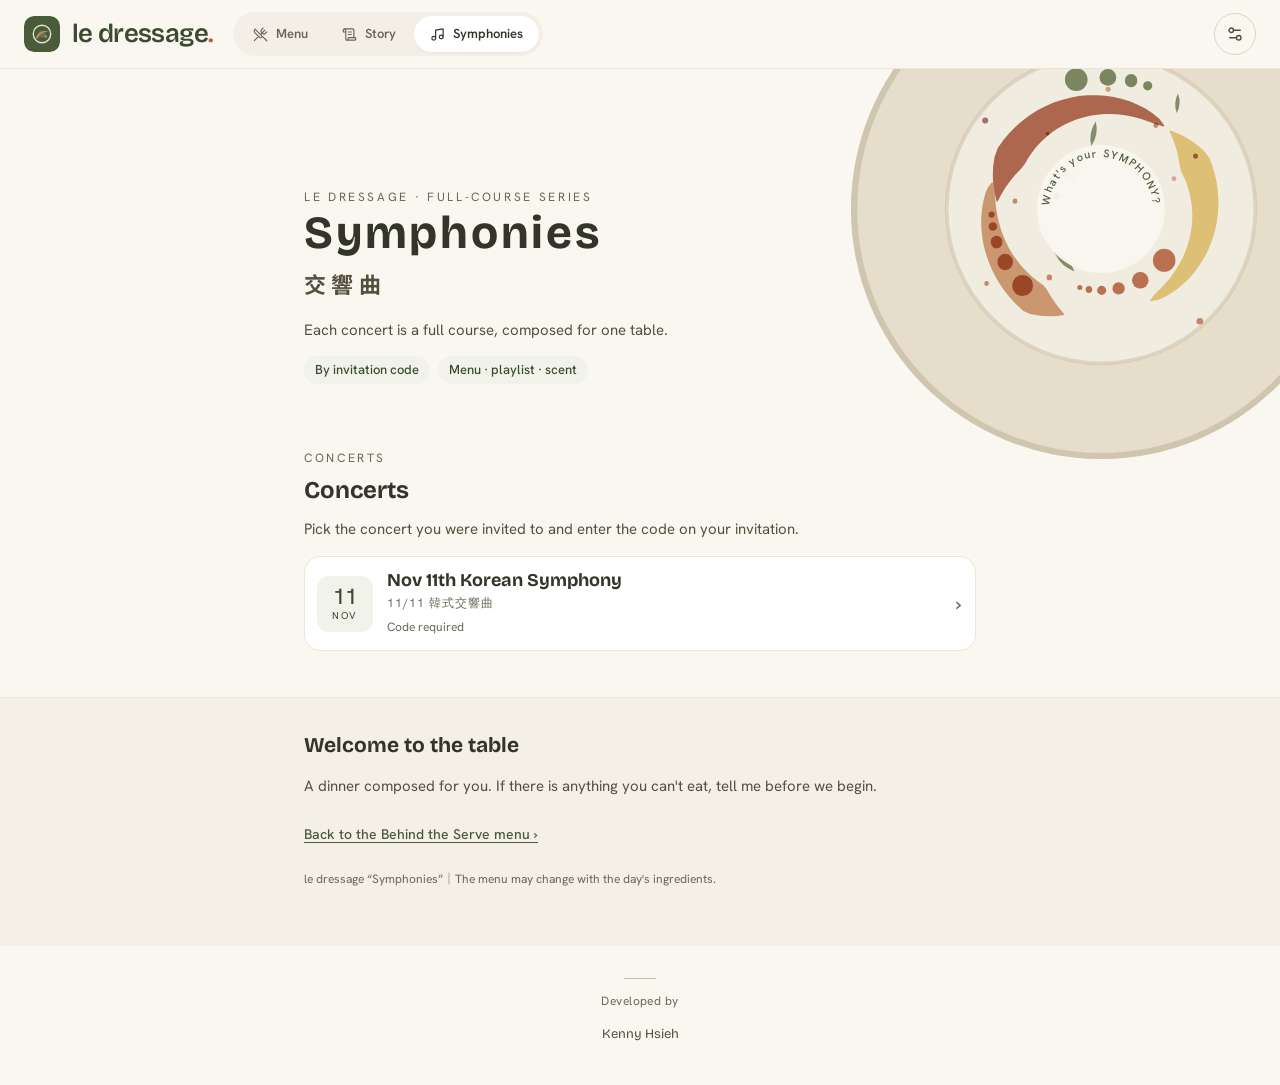
<file: site/symphonies.html>
<!doctype html>
<html lang="zh-Hant-TW">
<head>
<meta charset="utf-8">
<meta name="viewport" content="width=device-width,initial-scale=1,viewport-fit=cover">
<title>le dressage《交響曲》｜Symphonies</title>
<meta name="description" content="le dressage《交響曲》：為了迎接賓客而譜寫的全餐菜單，從序曲到終章。">
<meta name="theme-color" content="#FAF7F0">
<script src="i18n.js"></script>
<link rel="icon" href="logo/le-dressage-mark.svg" type="image/svg+xml">
<link rel="stylesheet" href="style.css">
<link rel="preconnect" href="https://fonts.googleapis.com">
<link rel="preconnect" href="https://fonts.gstatic.com" crossorigin>
<link rel="stylesheet" href="https://fonts.googleapis.com/css2?family=Bricolage+Grotesque:opsz,wght@12..96,500;12..96,600;12..96,700&family=Hanken+Grotesk:wght@400;500;600;700&family=Spline+Sans+Mono:wght@400;500&family=Noto+Sans+TC:wght@400;500;700&display=swap">
<style>
/* Symphonies: a standalone page in the le dressage look. Tokens, top bar, hero title and footer come from style.css;
   the programme layout is this page's own. */

/* hero: a dressed plate (plating.js), drawn as SVG; each layer turns at its own speed */
.plate{position:absolute;width:640px;height:640px;left:calc(86% - 320px);top:-180px;pointer-events:none;isolation:isolate;z-index:0;overflow:visible}
.plate .lyr{mix-blend-mode:multiply;animation:spin var(--t) linear infinite}
.plate .hub{fill:var(--bg);fill-opacity:.94}
.plate text{font-family:var(--latin);font-size:11px;font-weight:500;letter-spacing:1.4px;fill:var(--accent)}
html[data-theme="dark"] .plate .lyr{mix-blend-mode:screen;opacity:.32}
@keyframes spin{to{transform:rotate(360deg)}}
.hero{padding-block:118px 34px;position:relative;z-index:1}
/* the hero line here is a CJK concert name, not the Latin wordmark: open tracking */
.title .t1{letter-spacing:.12em}
html[lang="en"] .title .t1{letter-spacing:.06em}
.feat .by{display:block;font-size:13px;color:var(--ink-3);margin-top:2px}

/* programme: one movement per course */
.prog{list-style:none;margin:0;padding:0;display:grid;gap:26px}
.mov-h{display:flex;align-items:center;gap:12px;margin:0 0 10px}
.mov-h .no{font-family:var(--serif);font-weight:700;font-size:30px;line-height:1;color:var(--mc);min-width:34px}
.mov-h .mv{font-family:var(--serif);font-weight:700;font-size:17px;line-height:1.25}
.mov-h .mv .latin{display:block;font-size:12px;color:var(--ink-3);text-transform:uppercase;font-weight:400;letter-spacing:.18em}
.mov-h .rule{flex:1;height:1px;background:var(--line)}
.mov-h .course{font-size:13px;padding:3px 11px;border-radius:999px;background:var(--accent-bg);color:var(--accent-ink);font-weight:500;white-space:nowrap}
.dishes{display:grid;gap:10px;list-style:none;margin:0;padding:0}
.dish{--dc:var(--mc);display:grid;grid-template-columns:72px 1fr;gap:14px;align-items:center;padding:10px;border-radius:16px;background:var(--card);border:1px solid var(--line);position:relative}
.dish::before{content:"";position:absolute;left:0;top:14px;bottom:14px;width:3px;border-radius:0 3px 3px 0;background:var(--mc)}
.dish img,.ph{width:72px;height:72px;object-fit:cover;border-radius:12px;display:block}
.dish b,.amb-card b{font-family:var(--serif);font-size:18px;font-weight:700;line-height:1.3;display:block}
.en{font-family:var(--latin);font-size:12px;letter-spacing:.08em;color:var(--ink-3);display:block}
.one{margin:4px 0 0}
.dish.tbd{border-style:dashed;background:transparent}
.dish.tbd b{color:var(--ink-3)}
.dish.tbd .ph{opacity:.45}

/* ambience: music and scent */
.amb{display:grid;grid-template-columns:repeat(auto-fit,minmax(240px,1fr));gap:10px}
.amb-card{border:1px solid var(--line);border-radius:16px;background:var(--card);padding:14px 16px}
.amb-card b{margin-top:4px}
.gobtn{display:inline-block;margin-top:8px;font-size:14px;font-weight:600;color:var(--accent);text-decoration:underline;text-underline-offset:3px}

/* landing: one card per concert */
.shows{display:grid;gap:10px}
.show{display:grid;grid-template-columns:56px 1fr auto;gap:14px;align-items:center;padding:12px 14px 12px 12px;border-radius:16px;background:var(--card);border:1px solid var(--line);text-decoration:none;transition:transform .15s,border-color .15s}
.show:hover{border-color:var(--ink)}
.show:active{transform:scale(.99)}
.show .cal{display:grid;place-items:center;align-content:center;width:56px;height:56px;border-radius:12px;background:var(--accent-bg);color:var(--accent-ink);font-family:var(--latin);line-height:1}
.show .cal b{font-size:22px;font-weight:500;font-variant-numeric:tabular-nums}
.show .cal small{font-size:10px;letter-spacing:.18em;margin-top:3px}
.show .info b{font-family:var(--serif);font-size:18px;font-weight:700;line-height:1.3;display:block}
.show .meta{display:block;font-size:12px;color:var(--ink-3);margin-top:4px}
.show .chev{color:var(--ink-3);font-size:22px}

/* admission gate */
.gate{display:flex;flex-wrap:wrap;gap:10px;align-items:center;margin-top:6px}
.code{font-family:var(--latin);font-size:26px;letter-spacing:.35em;text-align:center;width:100%;max-width:300px;padding:10px 0 10px .35em;border:1px solid var(--line);border-radius:12px;background:var(--card);color:var(--ink);font-variant-numeric:tabular-nums}
.code::placeholder{color:var(--ink-3)}
.enter{display:inline-flex;align-items:center;padding:11px 18px;border-radius:999px;background:var(--ink);color:var(--bg);font-weight:500;font-size:14px}
.linkbtn{display:inline-block;margin-top:18px;font-size:13px;font-weight:500;color:var(--accent);text-decoration:underline;text-underline-offset:3px}
.sr{position:absolute;width:1px;height:1px;overflow:hidden;clip:rect(0 0 0 0);white-space:nowrap}

/* wrong concert */
.wrong{text-align:center;padding-top:16px}
.wrong .illo{width:min(100%,300px);height:auto;display:block;margin:0 auto 4px}
.wrong .sec-lead{margin-inline:auto;max-width:420px}
.wrong .linkbtn{display:block;margin-top:16px}

/* footer */
.homelink{display:inline-block;margin-top:22px;font-size:14px;font-weight:500;color:var(--accent);text-underline-offset:3px}

html[data-theme="dark"] .illo rect{fill:#26271F;stroke:#3E3F34}
</style>
</head>
<body>

<header class="bar">
  <div class="bar__inner">
    <a class="brand" href="index.html" aria-label="回到菜單"><img src="logo/le-dressage-mark.svg" alt=""><span>le dressage<i>.</i></span></a>
    <nav class="tabs" aria-label="頁面分頁">
      <a class="tab" href="index.html"><svg viewBox="0 0 24 24" aria-hidden="true"><path d="m16 2-2.3 2.3a3 3 0 0 0 0 4.2l1.8 1.8a3 3 0 0 0 4.2 0L22 8"/><path d="M15 15 3.3 3.3a4.2 4.2 0 0 0 0 6l7.3 7.3c.7.7 2 .7 2.8 0L15 15Zm0 0 7 7"/><path d="m2.1 21.8 6.4-6.3"/><path d="m19 5-7 7"/></svg><span>菜單</span></a>
      <a class="tab" href="index.html#partners" hidden><span>後援品牌</span></a>
      <a class="tab" href="index.html#story"><svg viewBox="0 0 24 24" aria-hidden="true"><path d="M15 12h-5"/><path d="M15 8h-5"/><path d="M19 17V5a2 2 0 0 0-2-2H4"/><path d="M8 21h12a2 2 0 0 0 2-2v-1a1 1 0 0 0-1-1H11a1 1 0 0 0-1 1v1a2 2 0 1 1-4 0V5a2 2 0 1 0-4 0v2a1 1 0 0 0 1 1h3"/></svg><span>契機</span></a>
      <a class="tab" href="symphonies.html" aria-current="page"><svg viewBox="0 0 24 24" aria-hidden="true"><path d="M9 18V5l12-2v13"/><circle cx="6" cy="18" r="3"/><circle cx="18" cy="16" r="3"/></svg><span>交響曲</span></a>
    </nav>
    <div class="ctl"><div class="settings" id="settings"></div></div>
  </div>
</header>

<main>
  <div class="hero-box">
    <svg class="plate" id="plate" viewBox="-320 -320 640 640" aria-hidden="true"><defs><path id="hubArc" d="M-52 0A52 52 0 0 1 52 0"/></defs></svg>
    <div class="hero wrap" id="hero"></div>
  </div>
  <div class="wrap" id="body"></div>
</main>

<section class="share"><div class="wrap" id="foot"></div></section>
<footer class="credit"><span>開發者</span><span class="credit__name">Kenny Hsieh</span></footer>

<script src="plating.js"></script>
<script>
(function(){
/* ---------- template data: one object per symphony; every text is {zh,en} ----------
   ponytail: the entry code sits in plain text here, so anyone reading the source can find it.
   It steers guests to the right concert; it is not a secret. Hash it if that ever matters. */
const SYMPHONIES=[
{ id:'korean', no:1, date:'2026-11-11', code:'20261111',
  name:{zh:'11/11 韓式交響曲',en:'Nov 11th Korean Symphony'},
  lead:{zh:'為了迎接你，我譜了一套晚餐。',en:'A dinner, composed to welcome you.'},
  host:{zh:'編曲與掌廚：肯尼',en:'Composed & cooked by Kenny'},
  pills:[{zh:'一套全餐',en:'Full course'},{zh:'三個樂章・一段伴奏',en:'Three movements · one accompaniment'},{zh:'歌單與香氣',en:'Playlist & scent'}],
  movements:[
    { no:'I', c:'#B5534A', mv:{zh:'序曲',en:'Overture'}, course:{zh:'開胃菜',en:'Appetizer'}, dishes:[
      { name:{zh:'韓式炸雞 佐洋釀醬',en:'Korean Fried Chicken with Yangnyeom Sauce'},
        note:{zh:'二次油炸的酥脆外皮，裹上甜辣洋釀醬。開場的第一個和弦。',en:'Double-fried for crunch, glazed in sweet-spicy yangnyeom. The opening chord.'},
        tags:[{zh:'甜辣',en:'Sweet & spicy'},{zh:'酥脆',en:'Crispy'},{zh:'手拿',en:'Finger food'}] },
      { name:{zh:'韓式烤牛小排 生菜包',en:'Korean BBQ Short Ribs with Lettuce Wraps'},
        note:{zh:'烤肉醬醃過的牛小排雙面烤到焦香，包進冰鎮蘿蔓、添一點泡菜，一口一個。',en:'Short rib marinated in Korean BBQ sauce, grilled on both sides, wrapped in ice-crisp romaine with a little kimchi. One bite each.'},
        tags:[{zh:'燒烤',en:'Grilled'},{zh:'生菜包',en:'Lettuce wrap'},{zh:'佐泡菜',en:'With kimchi'}],
        img:"img/korean-short-rib-wraps.jpg", pos:"94% 53%" } ]},
    { no:'II', c:'#D9929A', mv:{zh:'第二樂章',en:'Second Movement'}, course:{zh:'主菜',en:'Entrée'}, dishes:[
      { name:{zh:'玫瑰醬雞肉義大利麵',en:'Rosé Chicken Pasta'},
        note:{zh:'韓式玫瑰醬：鮮奶油與辣椒醬的溫柔碰撞。主旋律，慢慢展開。',en:'Korean rosé sauce: cream meets gochujang. The main theme, taken slowly.'},
        tags:[{zh:'微辣',en:'Mild heat'},{zh:'奶香',en:'Creamy'}] } ]},
    { no:'III', c:'#CFC5B5', mv:{zh:'終章',en:'Finale'}, course:{zh:'甜點',en:'Dessert'}, dishes:[
      { tbd:true, name:{zh:'待定',en:'To be announced'},
        note:{zh:'終章還在譜寫中。',en:'The finale is still being written.'},
        tags:[{zh:'即將揭曉',en:'Coming soon',lim:true}] } ]},
    { no:'♪', c:'#E3B23C', mv:{zh:'伴奏',en:'Accompaniment'}, course:{zh:'飲品',en:'Beverage'}, dishes:[
      { name:{zh:'柚子氣泡美式',en:'Yuzu Sparkling Americano'},
        note:{zh:'濃縮咖啡、柚子、氣泡水。清爽的低音，貫穿每一道菜。',en:'Espresso, yuzu, soda. A bright bass line running under every course.'},
        tags:[{zh:'無酒精',en:'Alcohol-free'},{zh:'冰飲',en:'Iced'}] } ]}
  ],
  ambience:[
    { k:'Music', name:{zh:'韓流歌單',en:'Korean playlist'},
      note:{zh:'今晚的節奏交給歌單：從開胃的輕快，到甜點的慢板。',en:'The playlist keeps time tonight, from an upbeat opener to a slow dessert.'},
      url:'', cta:{zh:'開啟歌單',en:'Open the playlist'} },
    { k:'Scent', name:{zh:'hetras 水仙花',en:'hetras Soosunhwa'},
      note:{zh:'入席前先點上。水仙清淡的甜香，替空間定調。',en:'Lit before you sit down. Narcissus, soft and sweet, sets the key of the room.'} }
  ]
}
];

/* ---------- helpers ---------- */
const lang=(window.MOTIF_I18N&&MOTIF_I18N.lang)||'zh',other=lang==='en'?'zh':'en';
const T=x=>x[lang]||x.zh, L=(zh,en)=>lang==='en'?en:zh;
const esc=s=>String(s).replace(/[&<>"]/g,c=>({'&':'&amp;','<':'&lt;','>':'&gt;','"':'&quot;'}[c]));
const $=s=>document.querySelector(s);
const store={get:k=>{try{return localStorage.getItem(k)}catch(e){return null}},set:(k,v)=>{try{localStorage.setItem(k,v)}catch(e){}}};
const unlocked=s=>store.get('symph-'+s.id)==='1';
const want=new URLSearchParams(location.search).get('s');
const S=SYMPHONIES.find(s=>s.id===want)||null;
$('.tabs').scrollLeft=1e4; /* this tab is last in the row; keep it in view when the row has to scroll */

/* ---------- hero plate: the menu's plating motif as SVG, one layer per group (plate, sauce, garnish) ---------- */
{const svg=$('#plate'),NS='http://www.w3.org/2000/svg';
  plating(11,250,{m:3,k:3,l:4,c:14}).forEach((items,i)=>{const g=document.createElementNS(NS,'g');g.setAttribute('class','lyr');g.style.setProperty('--t',[240,170,110][i]+'s');if(i===1)g.style.animationDirection='reverse';
    g.innerHTML=items.map(p=>`<path d="${p.d}" fill="${p.c}" fill-opacity="${p.o.toFixed(2)}"/>`).join('');svg.appendChild(g)});
  svg.insertAdjacentHTML('beforeend',`<circle r="64" class="hub"/><text><textPath href="#hubArc" startOffset="50%" text-anchor="middle">What's your SYMPHONY?</textPath></text>`)}

/* ---------- hero: the landing talks about all concerts, a sub-page about one ---------- */
function hero(s){
  $('#hero').innerHTML=s?`
    <div class="eyebrow">${L(`第 ${s.no} 號交響曲・全餐菜單`,`Symphony No. ${s.no} · Full-course menu`)}</div>
    <h1 class="h1"><span class="title">
      <span class="t1">${esc(T(s.name))}</span>
      <span class="t2 en">${lang==='en'?esc(s.name.zh):`<em>${esc(s.name.en)}</em>`}</span>
    </span></h1>
    <p class="feat">${esc(T(s.lead))}<span class="by">${esc(T(s.host))}</span></p>
    <ul class="pills">${s.pills.map(p=>`<li class="pill">${esc(T(p))}</li>`).join('')}</ul>`:`
    <div class="eyebrow">${L('le dressage・全餐系列','le dressage · Full-course series')}</div>
    <h1 class="h1"><span class="title">
      <span class="t1">${L('交響曲','Symphonies')}</span>
      <span class="t2 en">${lang==='en'?'交響曲':'<em>Symphonies</em>'}</span>
    </span></h1>
    <p class="feat">${L('每一場，都是為一桌賓客譜寫的全餐。','Each concert is a full course, composed for one table.')}</p>
    <ul class="pills"><li class="pill">${L('憑邀請密碼入場','By invitation code')}</li><li class="pill">${L('菜單・歌單・香氣','Menu · playlist · scent')}</li></ul>`;
}

/* ---------- landing: one card per concert ---------- */
const show=s=>{const d=new Date(s.date+'T00:00:00');
  return `<a class="show" href="?s=${esc(s.id)}">
    <span class="cal"><b>${d.getDate()}</b><small>${d.toLocaleString('en',{month:'short'}).toUpperCase()}</small></span>
    <span class="info"><b>${esc(T(s.name))}</b><span class="en">${esc(s.name[other])}</span>
      <span class="meta">${unlocked(s)?L('已解鎖・點開看菜單','Unlocked · open the menu'):L('憑入場密碼','Code required')}</span></span>
    <span class="chev">›</span></a>`};
function landing(){
  document.title=L('le dressage《交響曲》｜Symphonies','le dressage “Symphonies”');
  hero(null);
  $('#body').innerHTML=`<div class="sec">
    <div class="sec-h"><span class="latin">Concerts</span><h2>${L('演出場次','Concerts')}</h2></div>
    <p class="sec-lead">${L('選擇你受邀的那一場，輸入邀請上的密碼。','Pick the concert you were invited to and enter the code on your invitation.')}</p>
    <div class="shows">${SYMPHONIES.map(show).join('')}</div></div>`;
}

/* ---------- admission gate ---------- */
function gate(){
  $('#body').innerHTML=`<div class="sec">
    <div class="eyebrow">Admission</div>
    <h2 class="display">${L('輸入邀請上的入場密碼','Enter the code on your invitation')}</h2>
    <p class="sec-lead">${L(`這場音樂會只為一桌賓客譜寫。密碼是 ${S.code.length} 碼數字。`,`This concert is composed for one table. The code is ${S.code.length} digits.`)}</p>
    <form class="gate" id="gate">
      <label class="sr" for="code">${L('入場密碼','Entry code')}</label>
      <input class="code" id="code" inputmode="numeric" pattern="[0-9]*" autocomplete="one-time-code" maxlength="${S.code.length}" placeholder="${'·'.repeat(S.code.length)}" required>
      <button class="enter" type="submit">${L('入場','Enter the hall')}</button>
    </form>
    <a class="linkbtn" href="symphonies.html">${L('‹ 所有交響曲','‹ All symphonies')}</a></div>`;
  $('#gate').onsubmit=e=>{e.preventDefault();
    if($('#code').value.trim()===S.code){store.set('symph-'+S.id,'1');details();scrollTo(0,0)}else wrong()};
  $('#code').focus();
}
const TICKET=`<svg class="illo" viewBox="0 0 280 170" aria-hidden="true">
  <defs><mask id="tk"><rect width="280" height="170" fill="#fff"/><circle cx="46" cy="85" r="11" fill="#000"/><circle cx="234" cy="85" r="11" fill="#000"/></mask></defs>
  <g transform="rotate(-7 140 85)">
    <rect x="46" y="38" width="188" height="94" rx="12" fill="var(--bg-2)" stroke="var(--line)" mask="url(#tk)"/>
    <line x1="172" y1="44" x2="172" y2="126" stroke="var(--ink-3)" stroke-dasharray="3 5" opacity=".6"/>
    <text x="64" y="68" font-family="Hanken Grotesk,sans-serif" font-size="8.5" letter-spacing="2.2" fill="var(--ink-3)">KENNY PROJECT</text>
    <text x="64" y="92" font-family="Noto Serif TC,serif" font-weight="900" font-size="14" textLength="96" lengthAdjust="spacingAndGlyphs" fill="var(--ink)">SYMPHONIES</text>
    <text x="64" y="112" font-family="Hanken Grotesk,sans-serif" font-size="8.5" letter-spacing="2.2" fill="var(--ink-3)">ADMIT ONE</text>
    <circle cx="203" cy="85" r="26" fill="none" stroke="#D6455A" stroke-width="2.5" opacity=".85"/>
    <text x="203" y="97" text-anchor="middle" font-family="Noto Serif TC,serif" font-weight="900" font-size="34" fill="#D6455A">?</text>
  </g></svg>`;
function wrong(){
  $('#body').innerHTML=`<div class="sec wrong">${TICKET}
    <h2 class="display">${L('你走錯音樂廳了。',"You're entering the wrong concert.")}</h2>
    <p class="sec-lead">${L('這組密碼打不開這座音樂廳。確認邀請上的密碼，再試一次。',"That code doesn't open this hall. Check your invitation and try again.")}</p>
    <button class="enter" id="retry" type="button">${L('再試一次','Try again')}</button>
    <a class="linkbtn" href="symphonies.html">${L('所有交響曲 ›','All symphonies ›')}</a></div>`;
  $('#retry').onclick=gate;
}

/* ---------- the programme ---------- */
const dish=d=>`<li class="dish${d.tbd?' tbd':''}">
  ${d.img?`<img src="${esc(d.img)}" alt=""${d.pos?` style="object-position:${esc(d.pos)}"`:''}>`:'<i class="ph"></i>'}
  <div><b>${esc(T(d.name))}</b><span class="en">${esc(d.name[other])}</span>
    ${d.note?`<p class="one">${esc(T(d.note))}</p>`:''}
    ${d.tags&&d.tags.length?`<div class="tags">${d.tags.map(t=>`<span class="tag${t.lim?' lim':''}">${esc(T(t))}</span>`).join('')}</div>`:''}
  </div></li>`;
const mov=m=>`<li class="mov" style="--mc:${m.c}">
  <div class="mov-h"><span class="no">${esc(m.no)}</span><span class="mv">${esc(T(m.mv))}<span class="latin">${esc(m.mv[other])}</span></span><span class="rule"></span><span class="course">${esc(T(m.course))}</span></div>
  <ul class="dishes">${m.dishes.map(dish).join('')}</ul></li>`;
const amb=a=>`<div class="amb-card"><div class="eyebrow">${esc(a.k)}</div><b>${esc(T(a.name))}</b><span class="en">${esc(a.name[other])}</span>
  ${a.note?`<p class="one">${esc(T(a.note))}</p>`:''}
  ${a.url?`<a class="gobtn" href="${esc(a.url)}" target="_blank" rel="noopener">${esc(T(a.cta))} ›</a>`:''}</div>`;
function details(){
  $('#body').innerHTML=`
    <div class="sec">
      <div class="eyebrow">Programme</div>
      <h2 class="display">${L('今晚的曲目',"Tonight's programme")}</h2>
      <p class="sec-lead">${L('依上菜順序排列，從序曲到終章。','In order of service, from overture to finale.')}</p>
      <ol class="prog">${S.movements.map(mov).join('')}</ol>
    </div>
    <div class="sec">
      <div class="sec-h"><span class="latin">Ambience</span><h2>${L('氛圍','Ambience')}</h2></div>
      <p class="sec-lead">${L('盤子以外，填滿空間的東西。','What fills the room between the plates.')}</p>
      <div class="amb">${S.ambience.map(amb).join('')}</div>
    </div>`;
}

/* ---------- route ---------- */
if(S){document.title=L('le dressage《交響曲》｜','le dressage “Symphonies”｜')+T(S.name);hero(S);unlocked(S)?details():gate()}
else landing();
$('#foot').innerHTML=`
  <h2>${L('歡迎入席','Welcome to the table')}</h2>
  <p class="note">${L('這是為你譜寫的一套晚餐。有任何過敏或不吃的食材，上菜前跟我說一聲。',"A dinner composed for you. If there is anything you can't eat, tell me before we begin.")}</p>
  <a class="homelink" href="index.html">${L('回《上桌之前 BEHIND THE SERVE》菜單 ›','Back to the Behind the Serve menu ›')}</a>
  <p class="fine">${L('le dressage《交響曲》｜菜單可能依當日食材調整。',"le dressage “Symphonies”｜The menu may change with the day's ingredients.")}</p>`;
})();
</script>
</body>
</html>
</file>
<file: site/style.css>
/* le dressage — tokens and the parts both pages share (top bar, hero title, section heads, tags, footer).
   Values follow the Le Dressage design system (https://claude.ai/artifact/4SAq4UJfqT4viF7YMDHpPc),
   itself built on the mise. ramps: olive primary, clay accent, sand neutrals. Change a value here and there together. */
:root{
  color-scheme:light;
  --bg:#FAF7F0; --bg-2:#F3EFE7; --card:#FFFFFF; --ink:#33352B; --ink-2:#54503F; --ink-3:#6C6657;
  --line:#ECE5D6; --line-2:#DDD3BF; --line-3:#C7BBA1; --raised:#FFFDF8; --accent:#4A5B3A; --on-accent:var(--bg); --accent-bg:#F1F3EA; --accent-ink:#3B4A31;
  --tint:#FAF0E8; --tint-ink:#7C3F2A; --tint-on:#9A4F33; --clay:#B9603C;
  --heart:#C23A4F; --heart-soft:#FDEEF0; --heart-line:#F3C3CA;
  --plate-ph-1:#EFE6D8; --plate-ph-2:#E9DFCF;
  --bar:rgba(250,247,240,.86); --footer:rgba(244,239,230,.92); --scrim:rgba(25,18,10,.42); --halo:rgba(250,247,240,.9);
  --photo-label:rgba(20,18,15,.78);
  --shadow-sheet:0 14px 44px rgba(60,40,15,.16); --shadow-wall:0 6px 24px rgba(60,40,15,.08);
  --shadow-xs:0 1px 2px rgba(60,50,30,.05); --shadow-card:0 1px 0 #ECE5D6,0 16px 34px -28px rgba(55,60,35,.42);
  --serif:"Bricolage Grotesque","Noto Sans TC","PingFang TC",system-ui,sans-serif; /* display slot, kept as --serif to avoid renaming 20 call sites */
  --sans:"Hanken Grotesk","Noto Sans TC","PingFang TC","Microsoft JhengHei",system-ui,sans-serif;
  --latin:"Hanken Grotesk",system-ui,sans-serif;
  --mono:"Spline Sans Mono",ui-monospace,monospace;
  --below-bar:80px; /* anchors land below the sticky top bar (one row; two on phones) */
  --gutter:16px; --maxw:720px; /* mise.: 16px gutters on phones, 24px from 640px */
}
@media (min-width:640px){:root{--gutter:24px}}
html[data-theme="dark"]{color-scheme:dark;
  --bg:#1D1E17; --bg-2:#21221A; --card:#26271F; --ink:#F3EFE7; --ink-2:#CFC9BA; --ink-3:#968D7B;
  --line:#32332A; --line-2:#3E3F34; --line-3:#51523F; --raised:#2B2C23; --accent:#889670; --accent-bg:#262C1E; --accent-ink:#C6CFB1;
  --tint:#322218; --tint-ink:#E8BD9C; --clay:#D99D70; /* mise. dark wordmark dot: clay-300 */
  --heart:#F08A98; --heart-soft:#3A1A20; --heart-line:#6B2A35;
  --plate-ph-1:#26271F; --plate-ph-2:#32332A;
  --bar:rgba(29,30,23,.86); --footer:rgba(38,39,31,.92); --scrim:rgba(0,0,0,.6); --halo:rgba(29,30,23,.9);
  --shadow-sheet:0 14px 44px rgba(0,0,0,.55);
  --shadow-xs:0 1px 2px rgba(0,0,0,.3); --shadow-card:0 1px 0 #32332A,0 16px 34px -28px rgba(0,0,0,.7);
}
*{box-sizing:border-box}
[hidden]{display:none!important}
html{-webkit-text-size-adjust:100%}
body{background:var(--bg);color:var(--ink);font-family:var(--sans);font-size:16px;line-height:1.7;margin:0}
button{font:inherit;color:inherit;background:none;border:0;padding:0;cursor:pointer}
a{color:inherit}
:focus-visible{outline:2px solid var(--accent);outline-offset:3px;border-radius:6px}
.wrap{max-width:var(--maxw);margin:0 auto;padding-inline:var(--gutter);position:relative}
.latin{font-family:var(--latin);letter-spacing:.06em}
main{overflow:hidden;overflow:clip}

/* top bar: the mise. topbar — brand, page tabs, settings; the same places and sizes in both products */
.bar{position:sticky;top:env(safe-area-inset-top,0px);z-index:20;background:var(--bar);backdrop-filter:blur(10px);-webkit-backdrop-filter:blur(10px);border-bottom:1px solid var(--line)}
.bar__inner{max-width:1320px;margin:0 auto;padding:12px 24px;display:flex;align-items:center;gap:20px;flex-wrap:wrap}
.brand{display:flex;align-items:center;gap:12px;flex:none;text-decoration:none}
.brand img{width:36px;height:36px;flex:none;display:block;border-radius:10px}
.brand span{font-family:var(--serif);font-weight:600;font-size:26px;letter-spacing:-.025em;line-height:1;white-space:nowrap;color:var(--accent-ink)}
.brand i,.title .t1 i{font-style:normal;color:var(--clay)} /* clay period, as in the mise. wordmark */
/* page tabs: mise.'s pill tabs (Kitchen | Pantry | Table) — a sunken track, the current page lifted onto a card */
.tabs{display:flex;gap:2px;background:var(--bg-2);border-radius:999px;padding:4px;min-width:0;overflow-x:auto;scrollbar-width:none}
.tabs::-webkit-scrollbar{display:none}
.tab{display:inline-flex;align-items:center;justify-content:center;gap:8px;min-height:36px;padding:4px 16px;border-radius:999px;font-size:13px;font-weight:600;color:var(--ink-3);white-space:nowrap;text-decoration:none;transition:background-color .14s,color .14s}
.tab svg{width:15px;height:15px;flex:none;fill:none;stroke:currentColor;stroke-width:1.9;stroke-linecap:round;stroke-linejoin:round}
.tab:hover{color:var(--ink)}
.tab:not([aria-selected="true"]):not([aria-current="page"]):hover{background:color-mix(in oklab,var(--card) 55%,transparent)}
.tab[aria-selected="true"],.tab[aria-current="page"]{background:var(--card);color:var(--ink);box-shadow:var(--shadow-xs)}
.logo{display:inline-block;background:currentColor;-webkit-mask:var(--src) center/contain no-repeat;mask:var(--src) center/contain no-repeat}
/* actions at the far right: one settings button, as in mise. */
.ctl{display:flex;align-items:center;gap:8px;margin-left:auto;flex:none}
.ctl-btn{display:inline-grid;place-items:center;width:42px;height:42px;border-radius:999px;border:1px solid var(--line-2);color:var(--ink-2);transition:background-color .16s,color .16s,border-color .16s,transform .08s}
.ctl-btn:hover{background:var(--bg-2);border-color:var(--line-3);color:var(--ink)}
.ctl-btn:active{transform:translateY(1px)}
.ctl-btn svg,.settings__label svg{width:18px;height:18px;fill:none;stroke:currentColor;stroke-width:1.9;stroke-linecap:round;stroke-linejoin:round}
.settings{position:relative}
.settings__panel{position:absolute;right:0;top:calc(100% + 8px);z-index:60;min-width:300px;display:flex;flex-direction:column;gap:16px;padding:16px;background:var(--raised);border:1px solid var(--line);border-radius:16px;box-shadow:var(--shadow-card);animation:pop .2s cubic-bezier(.2,.7,.3,1)}
@keyframes pop{from{opacity:0;transform:translateY(-4px) scale(.98)}}
.settings__row{display:flex;align-items:center;justify-content:space-between;gap:20px}
.settings__label{display:inline-flex;align-items:center;gap:8px;font-size:13px;font-weight:600;color:var(--ink)}
.settings__label svg{width:15px;height:15px;color:var(--ink-3)}
.seg{display:inline-flex;gap:2px;background:var(--bg-2);border-radius:999px;padding:4px}
.seg button{min-height:32px;padding:4px 16px;border-radius:999px;font-size:13px;font-weight:500;color:var(--ink-2);white-space:nowrap}
.seg button[aria-pressed="true"]{background:var(--card);color:var(--ink);box-shadow:var(--shadow-xs)}
/* phones: brand and settings on row 1, the tabs share row 2 (mise. puts its tabs and search there) */
@media (max-width:639px){
  :root{--below-bar:128px}
  .bar__inner{padding:8px 16px;gap:12px}
  .brand img{width:30px;height:30px}
  .brand span{font-size:21px}
  .tabs{order:3;flex:1 0 100%}
  .tab{flex:1;padding:4px 12px}
  .settings__row{flex-wrap:wrap;row-gap:8px}
  .settings__panel{position:fixed;left:12px;right:12px;top:auto;min-width:0}
}

/* hero title */
.hero-box{position:relative}
.h1{margin:0;font:inherit}
.title .t1{display:block;font-family:var(--serif);font-weight:700;font-size:clamp(34px,10vw,50px);letter-spacing:-.02em;line-height:1.15;text-shadow:0 0 18px var(--halo)}
html[lang="en"] .title .t1{font-size:clamp(30px,8.4vw,46px)}
.title .t2{display:block;font-family:var(--serif);font-weight:700;font-size:clamp(17px,4.8vw,22px);letter-spacing:.24em;color:var(--ink-2);margin-top:8px}
.title .t2 em{font-style:normal;font-family:var(--latin);font-weight:400;letter-spacing:.18em;font-size:.86em}
.feat{font-size:15px;color:var(--ink-2);margin:12px 0 14px;line-height:1.6}
.pills{display:flex;flex-wrap:wrap;gap:8px;margin:0;padding:0;list-style:none}
.pill{font-size:13px;padding:3px 11px;border-radius:999px;background:var(--accent-bg);color:var(--accent-ink);font-weight:500}

/* plating motif: the dressed plate behind the hero (geometry in plating.js) */
.rings{isolation:isolate}
html[data-theme="dark"] .rings .lyr{mix-blend-mode:screen;opacity:.32}

/* sections */
.sec{padding-block:30px 6px}
.eyebrow{font-family:var(--latin);font-size:12px;letter-spacing:.22em;text-transform:uppercase;color:var(--ink-3)}
.display{font-family:var(--serif);font-weight:700;font-size:clamp(23px,6.4vw,30px);line-height:1.4;margin:4px 0 6px;text-wrap:balance}
.sec-h{display:block;margin:0 0 6px}
.sec-h h2{font-family:var(--serif);font-size:24px;font-weight:700;margin:0}
.sec-h .latin{display:block;font-size:12px;letter-spacing:.22em;color:var(--ink-3);text-transform:uppercase;margin-bottom:2px}
.sec-lead{color:var(--ink-2);font-size:15px;margin:0 0 14px}

/* dishes: plate placeholder, notes, tags. --dc is the dish colour */
.ph{background:conic-gradient(from 30deg,var(--dc) 0 28%,var(--plate-ph-1) 28% 40%,var(--dc) 40% 62%,var(--plate-ph-2) 62% 100%);position:relative}
.ph::after{content:"";position:absolute;inset:26%;border-radius:50%;background:var(--card)}
.one{font-size:13px;color:var(--ink-3);font-weight:400;line-height:1.55}
.tags{display:flex;flex-wrap:wrap;gap:5px;margin-top:7px}
.tag{font-size:12px;padding:1px 8px;border-radius:999px;border:1px solid var(--line);color:var(--ink-2);white-space:nowrap;background:var(--card)}
.tag.lim{border-color:transparent;background:var(--accent-bg);color:var(--accent-ink);font-weight:500}

/* footer */
.share{margin-top:40px;padding-block:30px 44px;border-top:1px solid var(--line);background:var(--footer)}
.share h2{font-family:var(--serif);font-size:21px;margin:0}
.share .note{font-size:15px;color:var(--ink-2);line-height:1.85;margin:10px 0 0}
.fine{font-size:12px;color:var(--ink-3);margin-top:22px;line-height:1.7}
/* the credit closing every page, as in mise.: a short rule, "Developed by", the name */
.credit{display:flex;flex-direction:column;align-items:center;gap:12px;padding:32px 16px 40px;font-size:12px;letter-spacing:.04em;color:var(--ink-3)}
.credit::before{content:"";width:32px;border-top:1px solid var(--line-3)}
.credit__name{font-family:var(--serif);font-size:13px;letter-spacing:0;color:var(--ink-2)}
@media (prefers-reduced-motion: reduce){*{animation:none!important;transition:none!important}}
</file>
